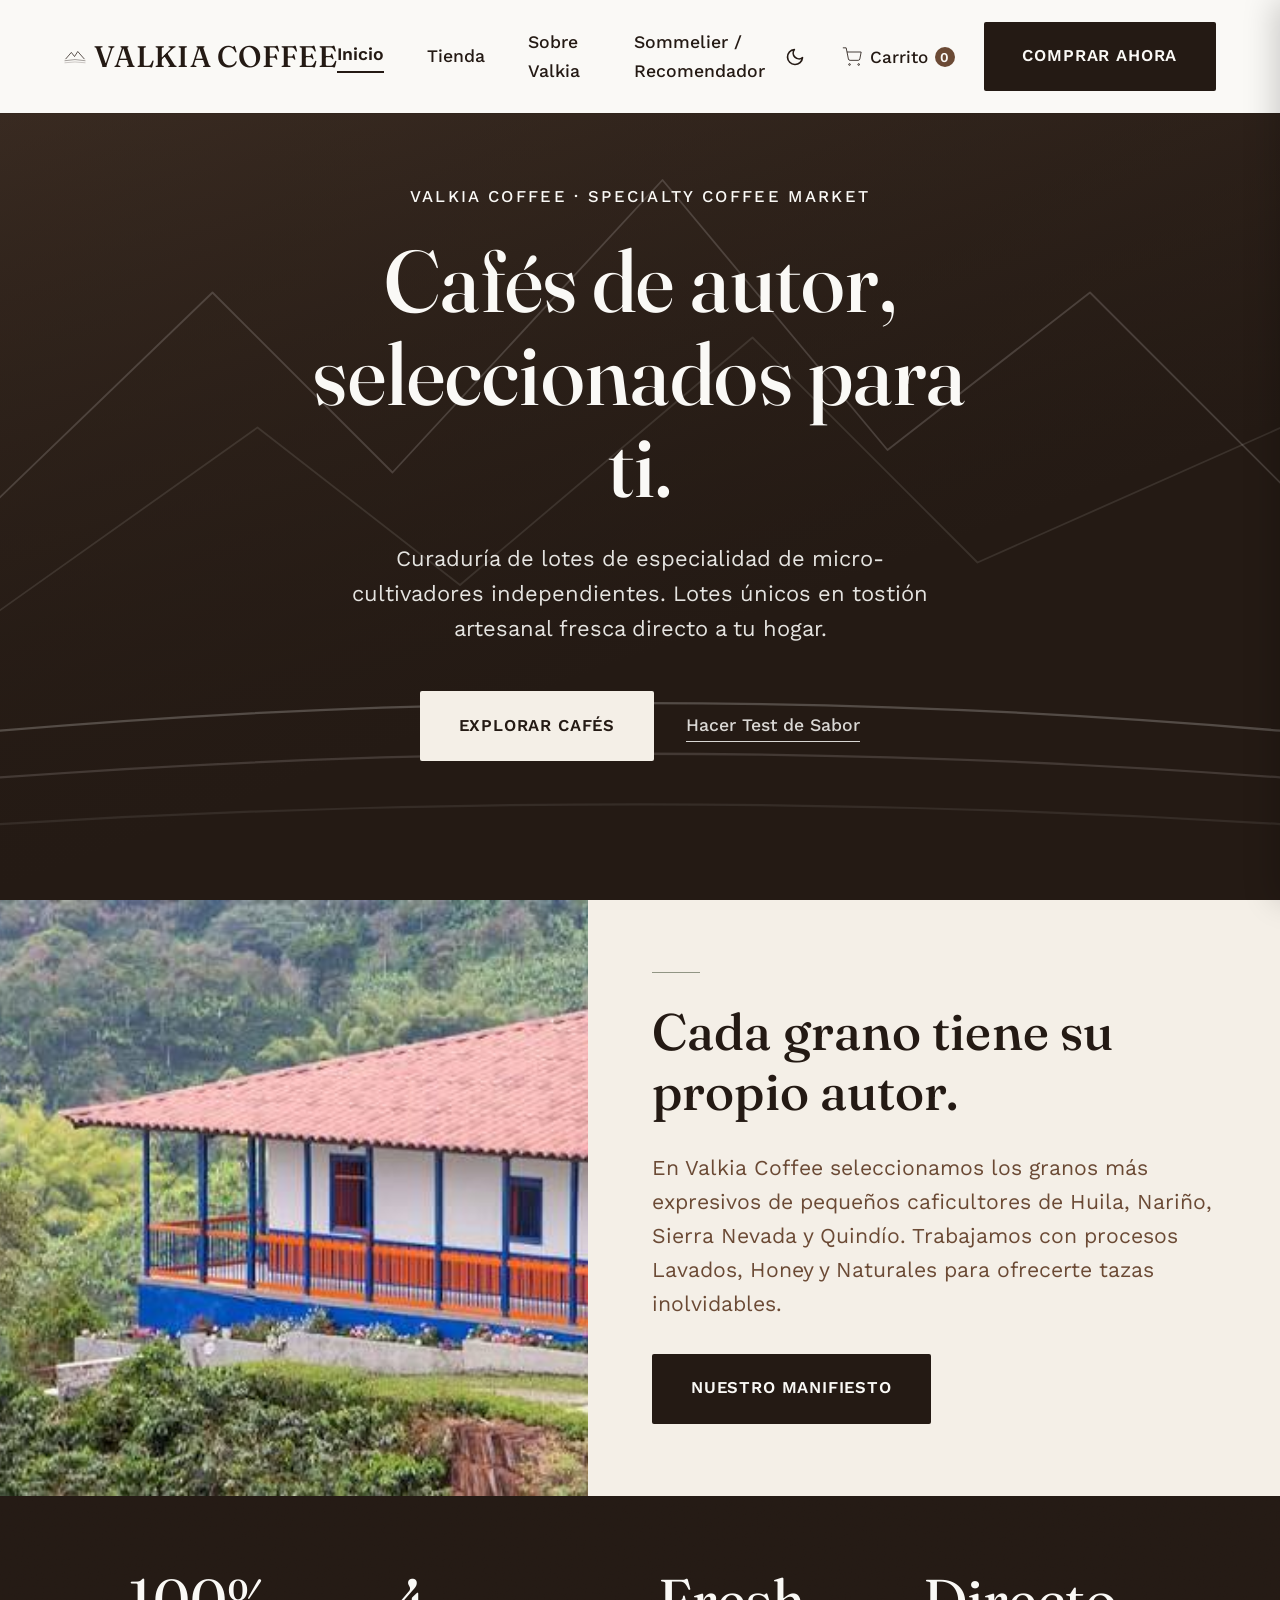
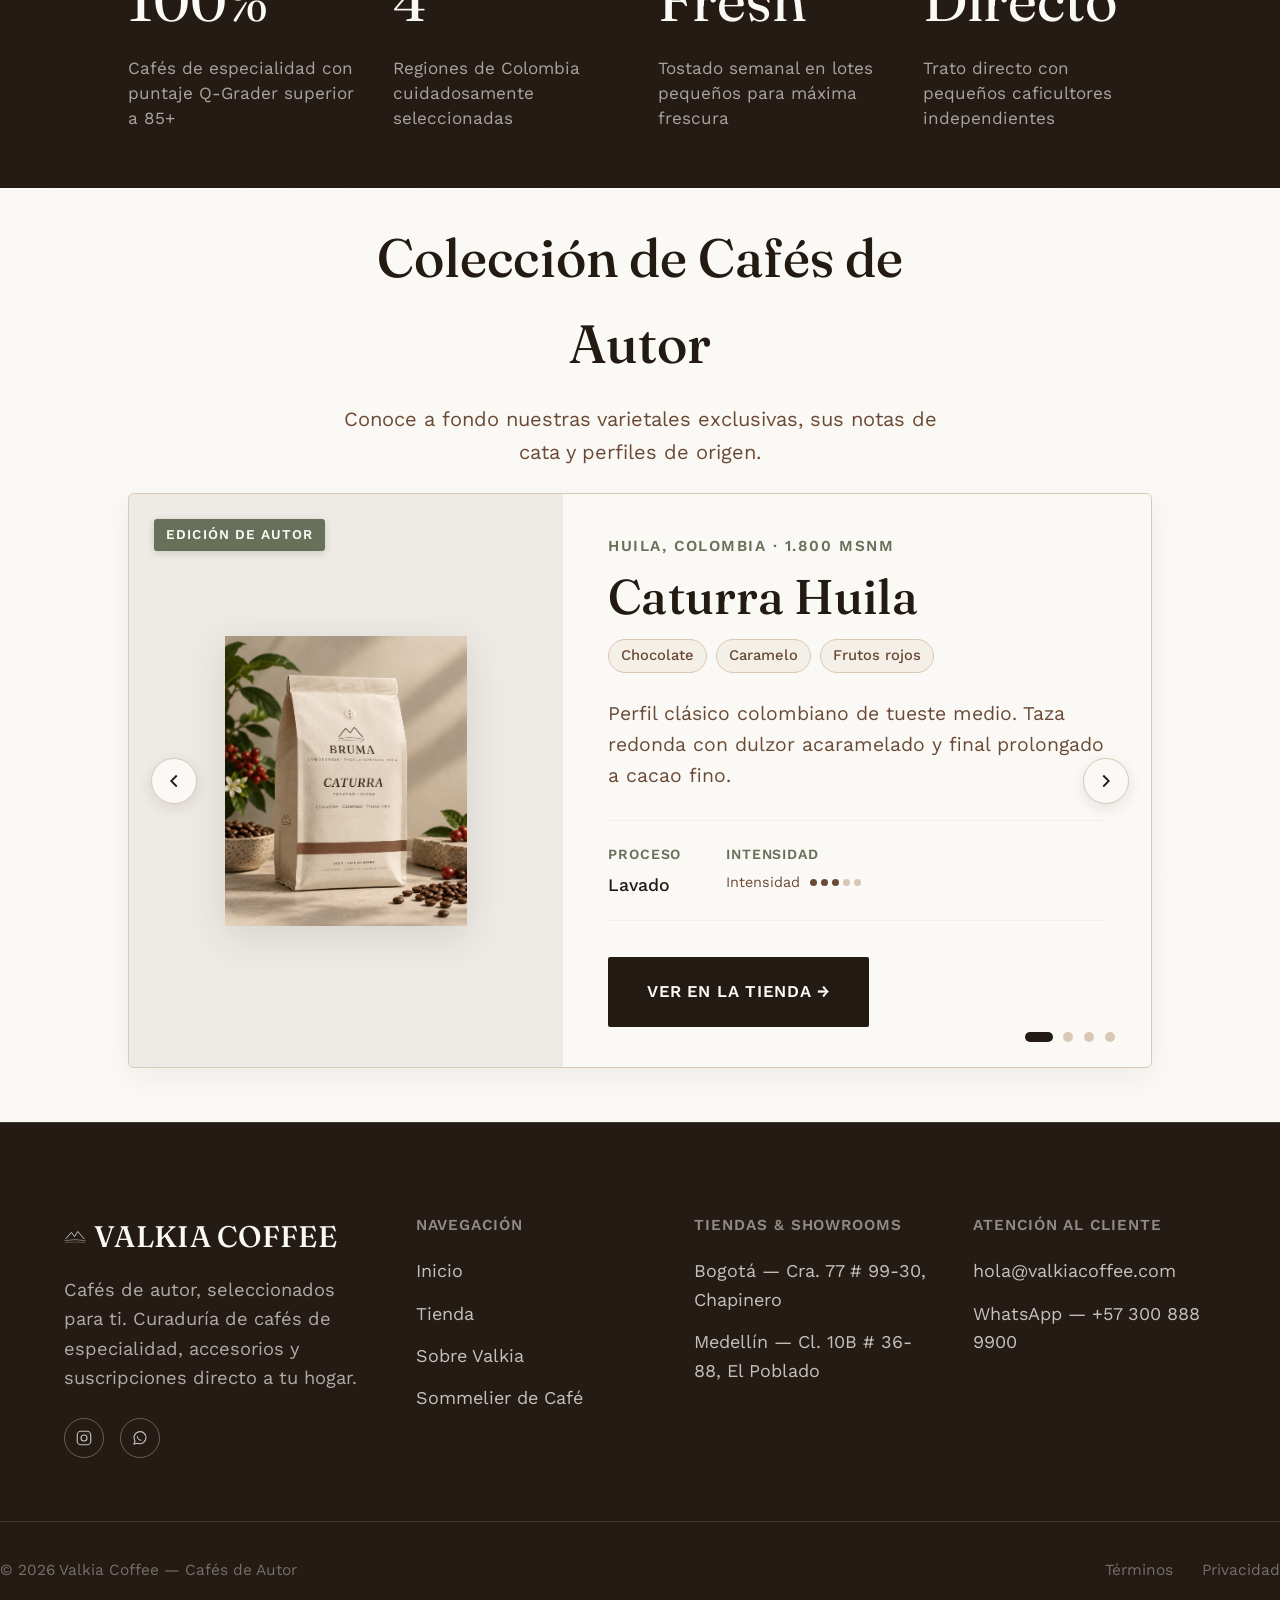
<file: index.html>
<!DOCTYPE html>
<html lang="es">

<head>
  <meta charset="UTF-8">
  <meta name="viewport" content="width=device-width, initial-scale=1.0">
  <title>Valkia Coffee — Cafés de Autor, Seleccionados para Ti</title>
  <meta name="description"
    content="Valkia Coffee — Tienda de café de especialidad. Curaduría de cafés de autor de los mejores orígenes, métodos de extracción y suscripciones.">
  <link rel="preconnect" href="https://fonts.googleapis.com">
  <link rel="preconnect" href="https://fonts.gstatic.com" crossorigin>
  <link
    href="https://fonts.googleapis.com/css2?family=Fraunces:ital,opsz,wght@0,9..144,300;0,9..144,400;0,9..144,500;0,9..144,600;1,9..144,400&family=Work+Sans:wght@300;400;500;600&display=swap"
    rel="stylesheet">
  <link rel="stylesheet" href="assets/css/style.css">
</head>

<body>

  <div class="scroll-progress" id="scrollProgress"></div>

  <header id="siteHeader">
    <a href="index.html" class="logo">
      <svg viewBox="0 0 48 32" fill="none" stroke="currentColor" stroke-width="1.6" stroke-linecap="round"
        stroke-linejoin="round">
        <path d="M4 20 L16 6 L23 15 L30 4 L44 20" />
        <path d="M2 24 Q24 19 46 24" opacity="0.55" />
        <path d="M2 28.5 Q24 25 46 28.5" opacity="0.3" />
      </svg>
      VALKIA COFFEE
    </a>
    <nav class="primary-nav">
      <a href="index.html" class="active">Inicio</a>
      <a href="catalogo.html">Tienda</a>
      <a href="nosotros.html">Sobre Valkia</a>
      <a href="descubre.html">Sommelier / Recomendador</a>
    </nav>
    <div class="header-actions">
      <button class="theme-toggle-btn" id="themeToggle" aria-label="Cambiar modo oscuro/claro">
        <svg class="sun-icon" viewBox="0 0 24 24" width="20" height="20" stroke="currentColor" fill="none" stroke-width="2" stroke-linecap="round" stroke-linejoin="round">
          <circle cx="12" cy="12" r="5"></circle>
          <line x1="12" y1="1" x2="12" y2="3"></line>
          <line x1="12" y1="21" x2="12" y2="23"></line>
          <line x1="4.22" y1="4.22" x2="5.64" y2="5.64"></line>
          <line x1="18.36" y1="18.36" x2="19.78" y2="19.78"></line>
          <line x1="1" y1="12" x2="3" y2="12"></line>
          <line x1="21" y1="12" x2="23" y2="12"></line>
          <line x1="4.22" y1="19.78" x2="5.64" y2="18.36"></line>
          <line x1="18.36" y1="5.64" x2="19.78" y2="4.22"></line>
        </svg>
        <svg class="moon-icon" viewBox="0 0 24 24" width="20" height="20" stroke="currentColor" fill="none" stroke-width="2" stroke-linecap="round" stroke-linejoin="round">
          <path d="M21 12.79A9 9 0 1 1 11.21 3 7 7 0 0 0 21 12.79z"></path>
        </svg>
      </button>
      <button class="cart-trigger" aria-label="Ver carrito">
        <svg viewBox="0 0 24 24">
          <circle cx="9" cy="21" r="1" />
          <circle cx="20" cy="21" r="1" />
          <path d="M1 1h4l2.68 13.39a2 2 0 0 0 2 1.61h9.72a2 2 0 0 0 2-1.61L23 6H6" />
        </svg>
        <span>Carrito</span>
        <span class="cart-badge" id="cartBadge">0</span>
      </button>
      <a href="catalogo.html" class="btn btn-header">COMPRAR AHORA</a>
      <button class="menu-toggle" id="menuToggle" aria-label="Abrir menú" aria-expanded="false">
        <span></span><span></span>
      </button>
    </div>
  </header>

  <nav class="mobile-nav" id="mobileNav">
    <a href="index.html" class="active">Inicio</a>
    <a href="catalogo.html">Tienda</a>
    <a href="nosotros.html">Sobre Valkia</a>
    <a href="descubre.html">Sommelier / Recomendador</a>
    <a href="catalogo.html" class="btn btn-primary">EXPLORAR TIENDA</a>
  </nav>

  <main>
    <section class="hero">
      <div class="hero-bg">
        <svg class="hero-mark" viewBox="0 0 1200 800" preserveAspectRatio="xMidYMax slice" fill="none" stroke="#FAF9F6"
          stroke-width="1.6" stroke-linecap="round" stroke-linejoin="round">
          <path d="M -50 520 L 220 260 L 380 420 L 620 160 L 820 400 L 1000 260 L 1260 520" opacity="0.16" />
          <path d="M -50 600 L 260 380 L 440 520 L 700 300 L 900 500 L 1260 340" opacity="0.10" />
          <path d="M -80 660 Q 600 590 1280 660" opacity="0.22" stroke-width="2" />
          <path d="M -80 700 Q 600 640 1280 700" opacity="0.14" stroke-width="2" />
          <path d="M -80 740 Q 600 690 1280 740" opacity="0.08" stroke-width="2" />
        </svg>
      </div>
      <div class="hero-content">
        <p class="hero-eyebrow">Valkia Coffee · Specialty Coffee Market</p>
        <h1 class="hero-title">Cafés de autor, seleccionados para ti.</h1>
        <p class="hero-text">Curaduría de lotes de especialidad de micro-cultivadores independientes. Lotes únicos en
          tostión artesanal fresca directo a tu hogar.</p>
        <div class="hero-ctas">
          <a href="catalogo.html" class="btn btn-primary">EXPLORAR CAFÉS</a>
          <a href="descubre.html" class="link-quiet">Hacer Test de Sabor</a>
        </div>
      </div>
    </section>

    <section class="filosofia">
      <div class="filosofia-grid">
        <div class="filosofia-photo">
          <img src="assets/images/gallery/finca.jpg" alt="Finca de café de autor Valkia Coffee">
        </div>
        <div class="filosofia-copy">
          <div class="rule"></div>
          <h2>Cada grano tiene su propio autor.</h2>
          <p>En Valkia Coffee seleccionamos los granos más expresivos de pequeños caficultores de Huila, Nariño, Sierra
            Nevada y Quindío. Trabajamos con procesos Lavados, Honey y Naturales para ofrecerte tazas inolvidables.</p>
          <div class="manifiesto-cta">
            <a href="nosotros.html" class="btn btn-dark">NUESTRO MANIFIESTO</a>
          </div>
        </div>
      </div>
    </section>

    <div class="cifras texture">
      <div class="container cifras-grid">
        <div class="cifra">
          <div class="cifra-num">100%</div>
          <p class="cifra-label">Cafés de especialidad con puntaje Q-Grader superior a 85+</p>
        </div>
        <div class="cifra">
          <div class="cifra-num">4</div>
          <p class="cifra-label">Regiones de Colombia cuidadosamente seleccionadas</p>
        </div>
        <div class="cifra">
          <div class="cifra-num">Fresh</div>
          <p class="cifra-label">Tostado semanal en lotes pequeños para máxima frescura</p>
        </div>
        <div class="cifra">
          <div class="cifra-num">Directo</div>
          <p class="cifra-label">Trato directo con pequeños caficultores independientes</p>
        </div>
      </div>
    </div>

    <section class="section coffee-slider-section texture">
      <div class="container">
        <div class="section-head reveal">
          <div class="head-copy">
            <h2>Colección de Cafés de Autor</h2>
            <p>Conoce a fondo nuestras varietales exclusivas, sus notas de cata y perfiles de origen.</p>
          </div>
        </div>

        <!-- Carrusel destacado: Foto a un lado, descripción al otro -->
        <div class="featured-slider-container" id="featuredSliderContainer">
          <div class="featured-slider-track" id="featuredSliderTrack">
            <!-- Diapositivas generadas dinámicamente -->
          </div>

          <!-- Flechas manuales de navegación -->
          <button class="slider-arrow prev" id="sliderPrev" aria-label="Café anterior">
            <svg viewBox="0 0 24 24" width="22" height="22" stroke="currentColor" fill="none" stroke-width="2">
              <path d="M15 18l-6-6 6-6" />
            </svg>
          </button>
          <button class="slider-arrow next" id="sliderNext" aria-label="Siguiente café">
            <svg viewBox="0 0 24 24" width="22" height="22" stroke="currentColor" fill="none" stroke-width="2">
              <path d="M9 18l6-6-6-6" />
            </svg>
          </button>

          <!-- Puntos indicativos -->
          <div class="slider-dots" id="sliderDots"></div>
        </div>
      </div>
    </section>
  </main>


  <footer class="texture">
    <div class="container footer-top">
      <div class="footer-brand">
        <a href="index.html" class="logo">
          <svg viewBox="0 0 48 32" fill="none" stroke="currentColor" stroke-width="1.6" stroke-linecap="round"
            stroke-linejoin="round">
            <path d="M4 20 L16 6 L23 15 L30 4 L44 20" />
            <path d="M2 24 Q24 19 46 24" opacity="0.55" />
            <path d="M2 28.5 Q24 25 46 28.5" opacity="0.3" />
          </svg>
          VALKIA COFFEE
        </a>
        <p>Cafés de autor, seleccionados para ti. Curaduría de cafés de especialidad, accesorios y suscripciones directo
          a tu hogar.</p>
        <div class="footer-social">
          <a href="#" aria-label="Instagram">
            <svg viewBox="0 0 24 24" stroke-width="1.5">
              <rect x="3" y="3" width="18" height="18" rx="5" />
              <circle cx="12" cy="12" r="4" />
              <circle cx="17.2" cy="6.8" r="0.6" fill="currentColor" stroke="none" />
            </svg>
          </a>
          <a href="#" aria-label="WhatsApp">
            <svg viewBox="0 0 24 24" stroke-width="1.5">
              <path d="M4 20l1.3-4A8 8 0 1 1 9 19l-5 1z" />
              <path d="M8.5 9.5c0 3 2.5 5.5 5.5 5.5" />
            </svg>
          </a>
        </div>
      </div>
      <div class="footer-col">
        <h3>Navegación</h3>
        <ul>
          <li><a href="index.html">Inicio</a></li>
          <li><a href="catalogo.html">Tienda</a></li>
          <li><a href="nosotros.html">Sobre Valkia</a></li>
          <li><a href="descubre.html">Sommelier de Café</a></li>
        </ul>
      </div>
      <div class="footer-col">
        <h3>Tiendas & Showrooms</h3>
        <ul>
          <li>Bogotá — Cra. 77 # 99-30, Chapinero</li>
          <li>Medellín — Cl. 10B # 36-88, El Poblado</li>
        </ul>
      </div>
      <div class="footer-col">
        <h3>Atención al Cliente</h3>
        <ul>
          <li><a href="mailto:hola@valkiacoffee.com">hola@valkiacoffee.com</a></li>
          <li><a href="#">WhatsApp — +57 300 888 9900</a></li>
        </ul>
      </div>
    </div>
    <div class="container footer-bottom">
      <p class="footer-fine">© 2026 Valkia Coffee — Cafés de Autor</p>
      <div class="footer-legal">
        <a href="#">Términos</a>
        <a href="#">Privacidad</a>
      </div>
    </div>
  </footer>

  <!-- MODAL CARRITO DE COMPRAS -->
  <div class="cart-overlay" id="cartOverlay"></div>
  <div class="cart-drawer" id="cartDrawer">
    <div class="cart-header">
      <h3>Tu Carrito Valkia</h3>
      <button class="cart-close" id="cartClose">&times;</button>
    </div>
    <div class="cart-body" id="cartBody"></div>
    <div class="cart-footer">
      <div class="cart-total-row">
        <span>Subtotal</span>
        <span id="cartSubtotal">$0</span>
      </div>
      <button class="btn btn-dark cart-checkout-btn"
        onclick="alert('¡Gracias por comprar en Valkia Coffee! Redirigiendo a pasarela de pago segura...')">FINALIZAR
        COMPRA</button>
    </div>
  </div>

  <script src="assets/js/script.js"></script>

</body>

</html>
</file>
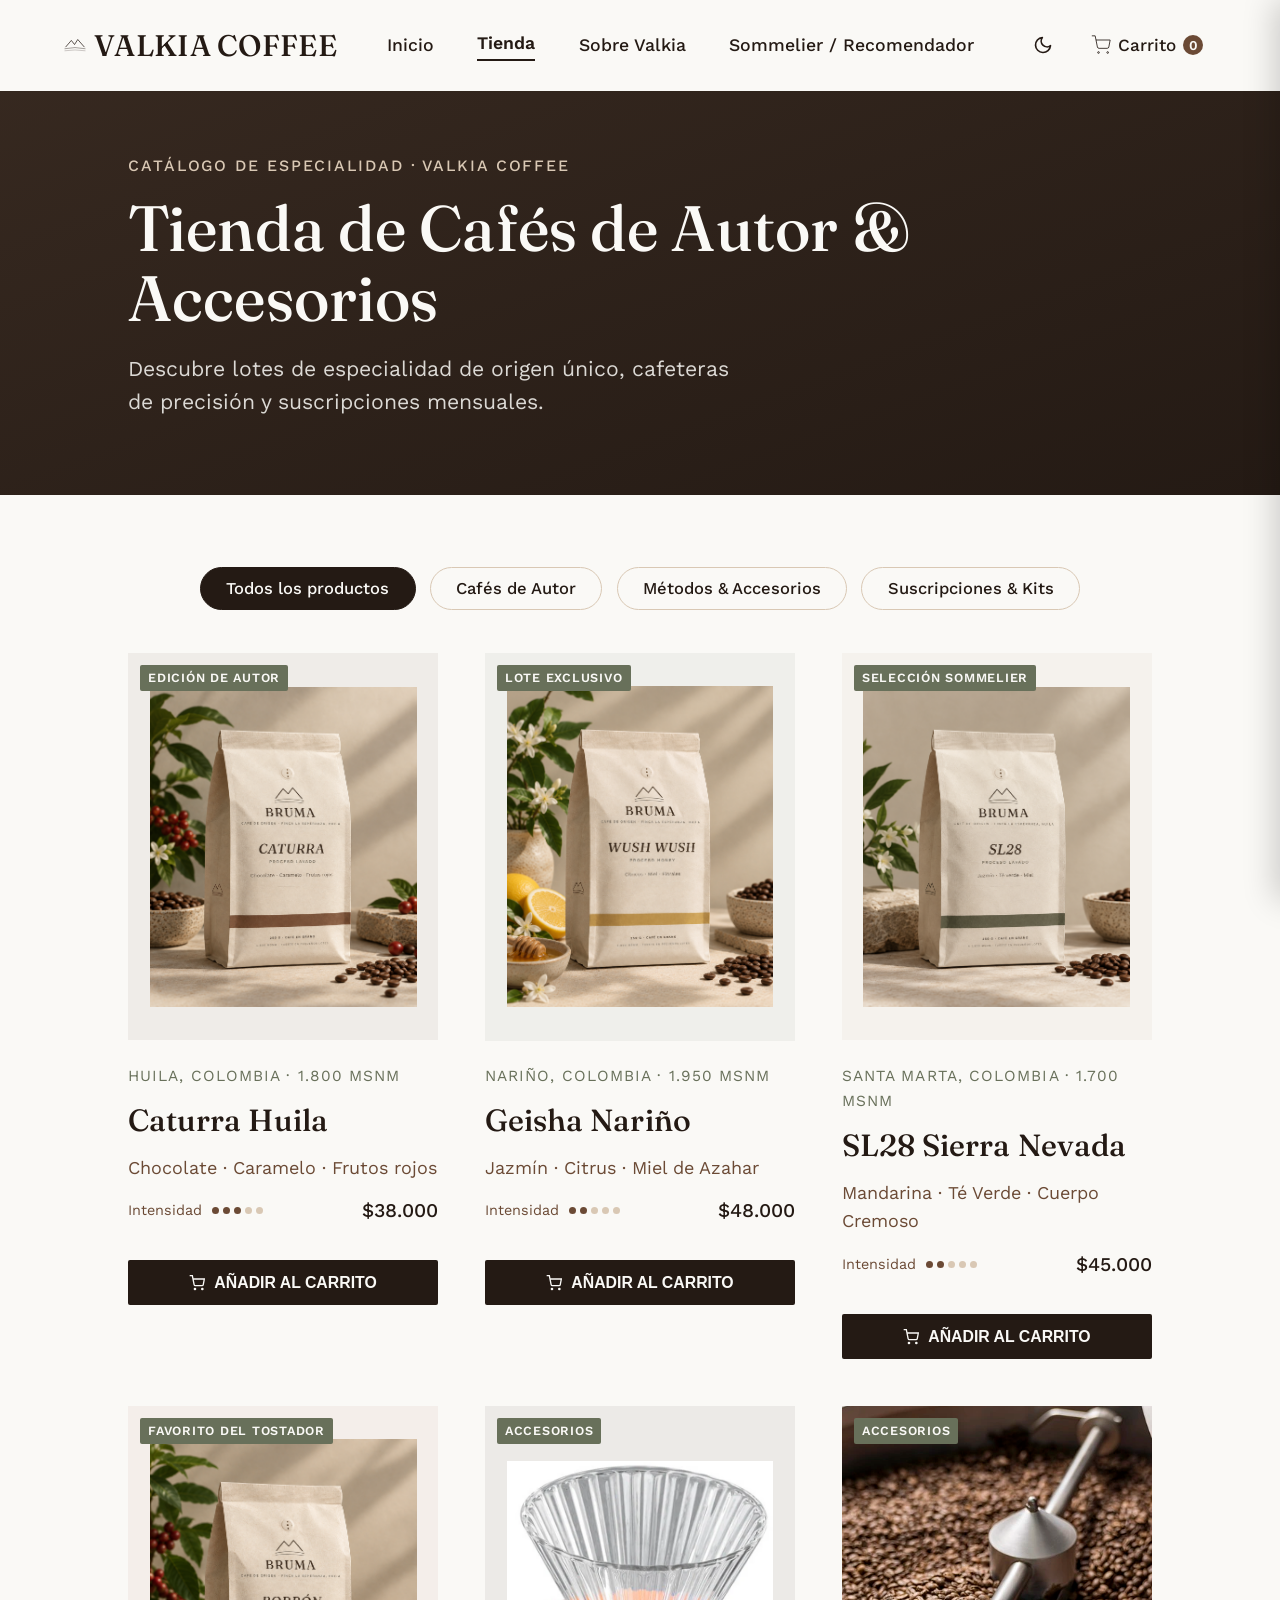
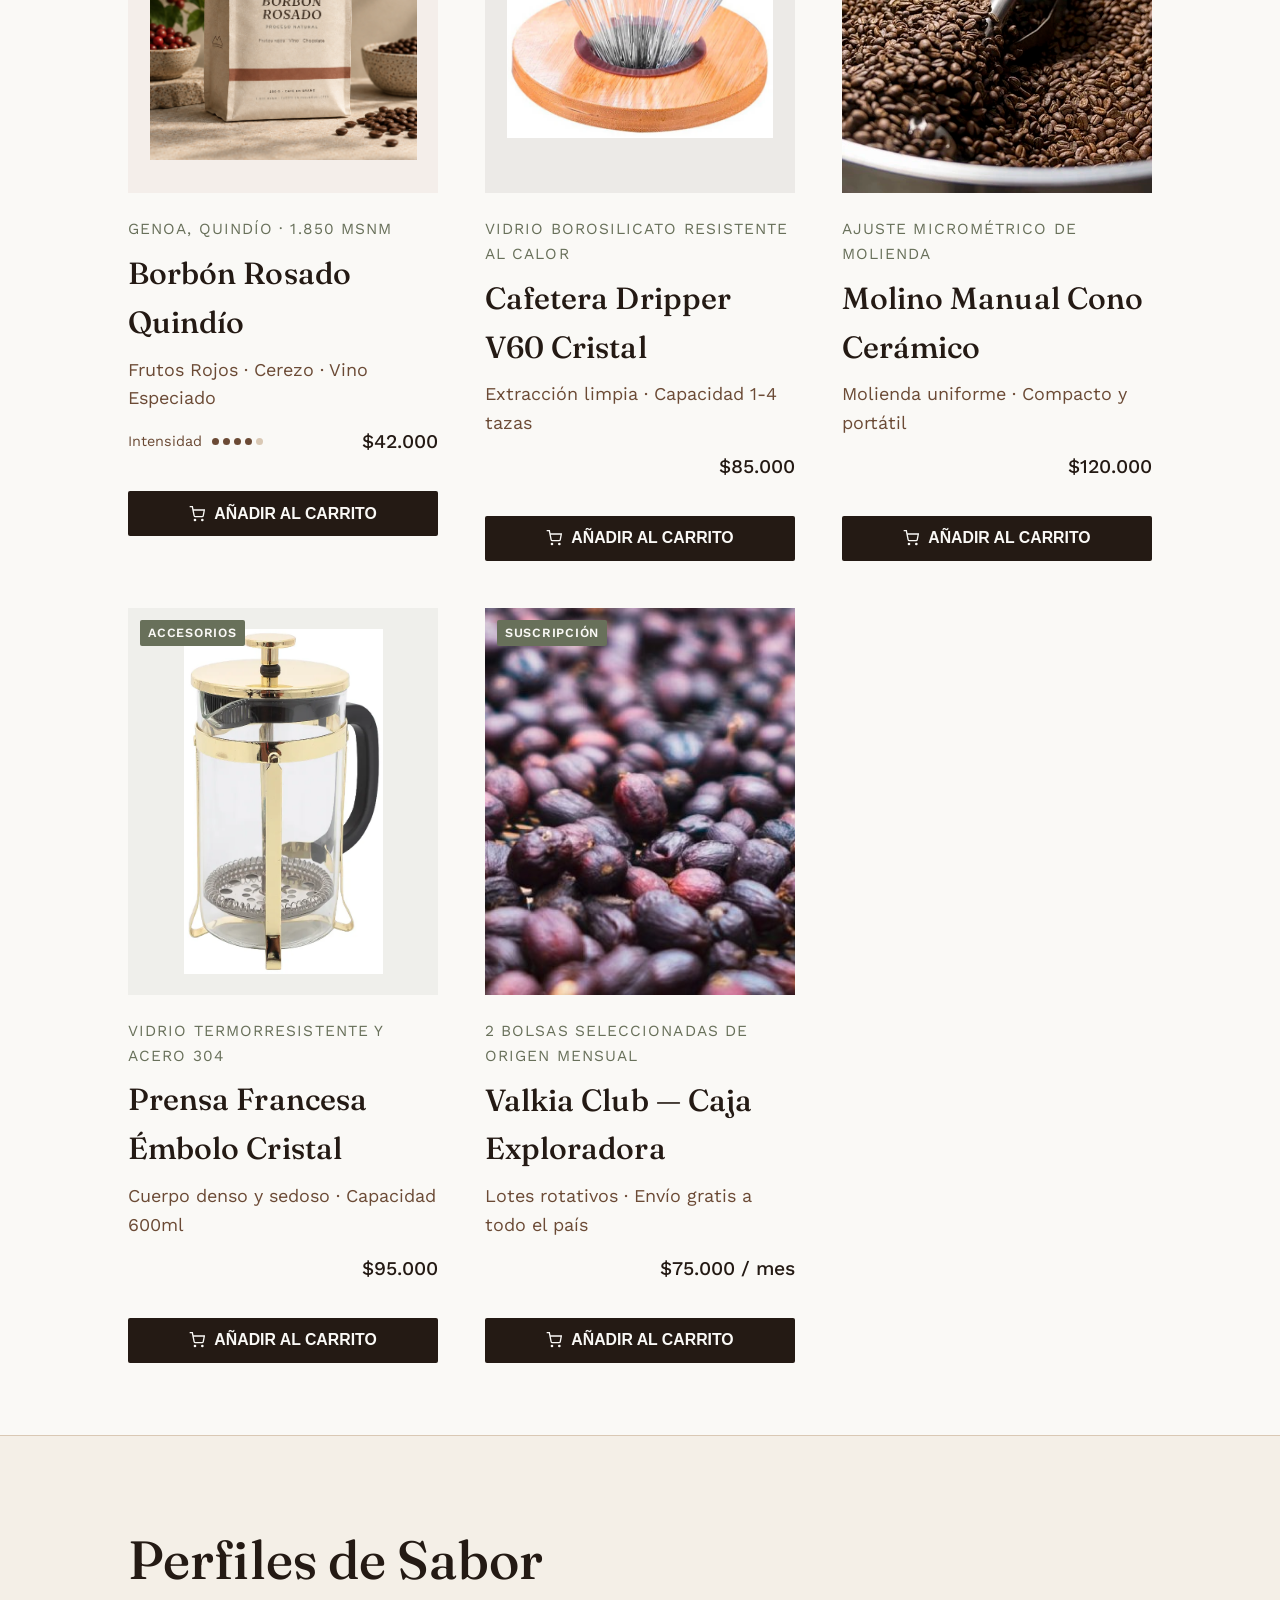
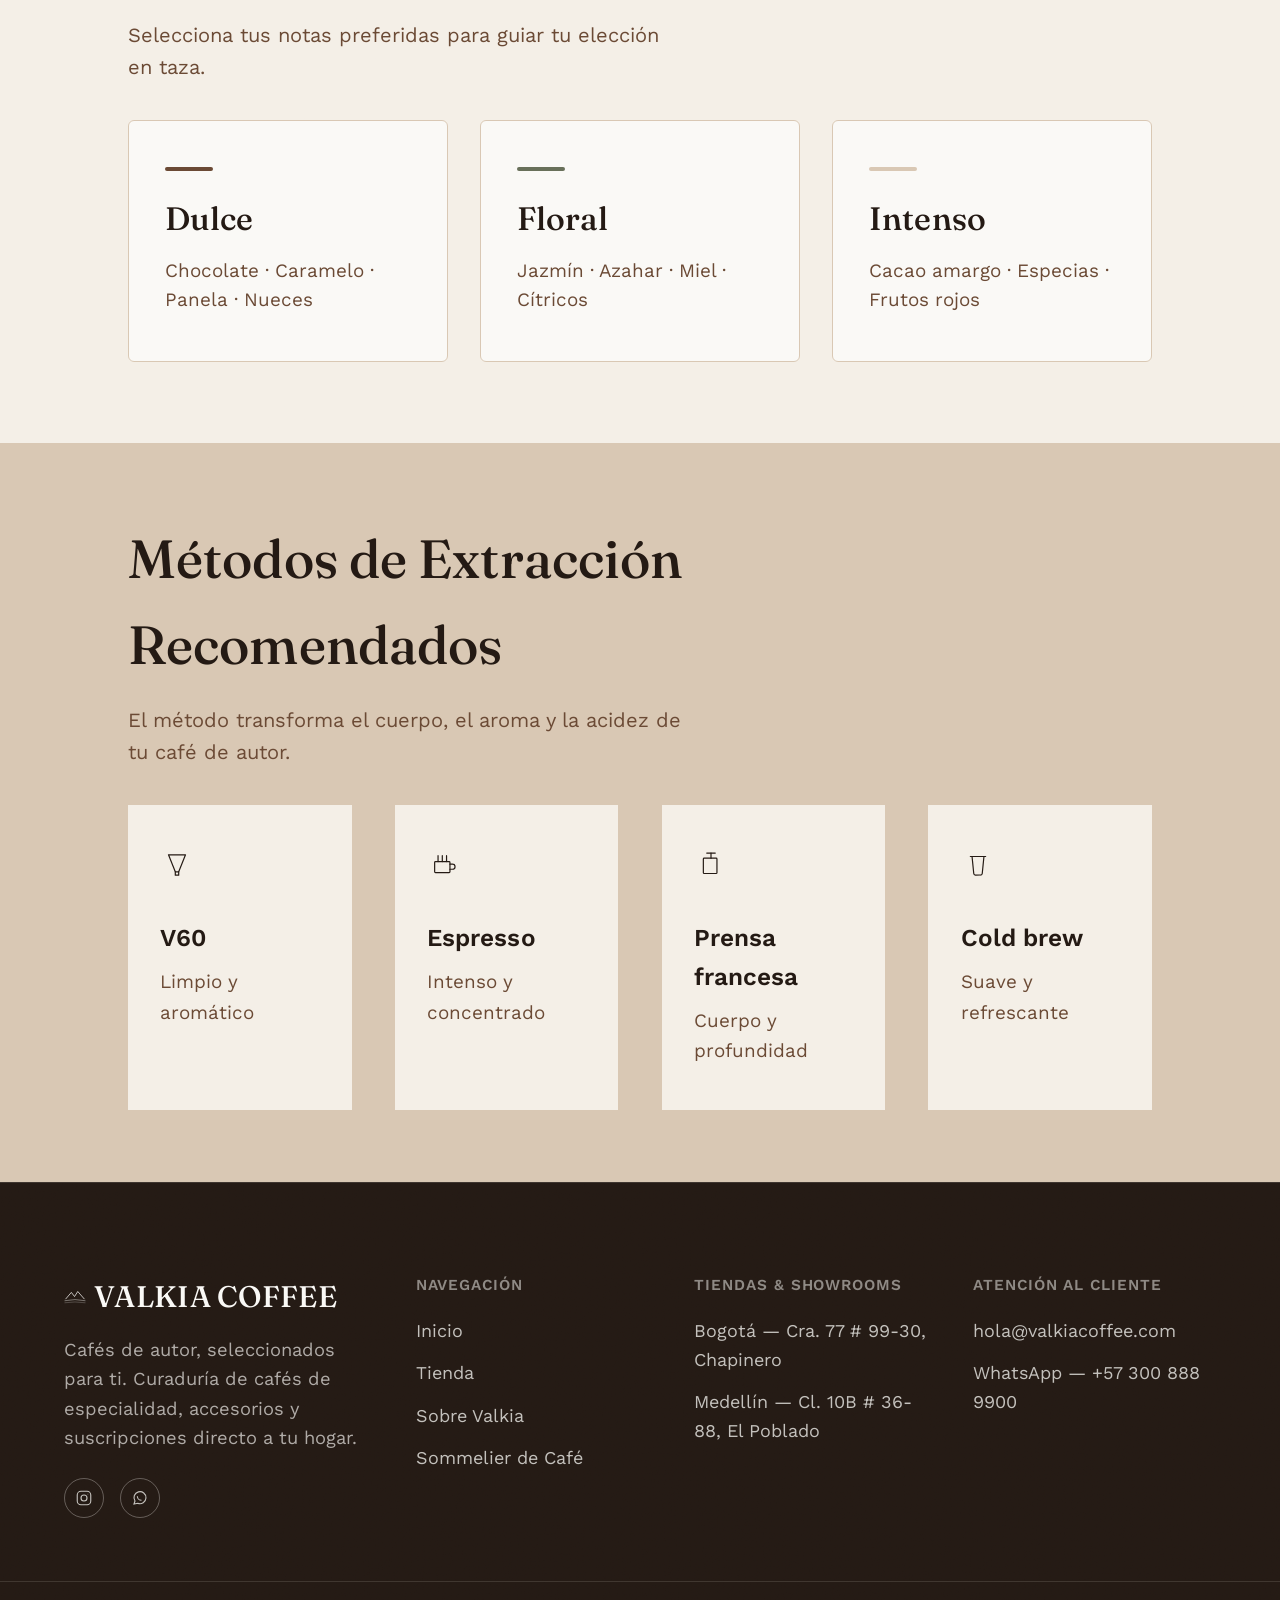
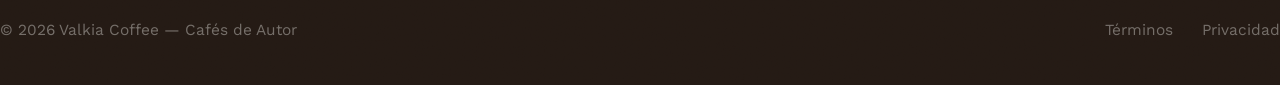
<file: catalogo.html>
<!DOCTYPE html>
<html lang="es">
<head>
  <meta charset="UTF-8">
  <meta name="viewport" content="width=device-width, initial-scale=1.0">
  <title>Valkia Coffee — Tienda de Cafés de Autor & Accesorios</title>
  <meta name="description" content="Explora nuestro catálogo de cafés de autor de origen, accesorios de extracción y cajas de suscripción.">
  <link rel="preconnect" href="https://fonts.googleapis.com">
  <link rel="preconnect" href="https://fonts.gstatic.com" crossorigin>
  <link href="https://fonts.googleapis.com/css2?family=Fraunces:ital,opsz,wght@0,9..144,300;0,9..144,400;0,9..144,500;0,9..144,600;1,9..144,400&family=Work+Sans:wght@300;400;500;600&display=swap" rel="stylesheet">
  <link rel="stylesheet" href="assets/css/style.css">
</head>
<body>

<div class="scroll-progress" id="scrollProgress"></div>

<header id="siteHeader">
  <a href="index.html" class="logo">
    <svg viewBox="0 0 48 32" fill="none" stroke="currentColor" stroke-width="1.6" stroke-linecap="round" stroke-linejoin="round">
      <path d="M4 20 L16 6 L23 15 L30 4 L44 20"/>
      <path d="M2 24 Q24 19 46 24" opacity="0.55"/>
      <path d="M2 28.5 Q24 25 46 28.5" opacity="0.3"/>
    </svg>
    VALKIA COFFEE
  </a>
  <nav class="primary-nav">
    <a href="index.html">Inicio</a>
    <a href="catalogo.html" class="active">Tienda</a>
    <a href="nosotros.html">Sobre Valkia</a>
    <a href="descubre.html">Sommelier / Recomendador</a>
  </nav>
  <div class="header-actions">
    <button class="theme-toggle-btn" id="themeToggle" aria-label="Cambiar modo oscuro/claro">
      <svg class="sun-icon" viewBox="0 0 24 24" width="20" height="20" stroke="currentColor" fill="none" stroke-width="2" stroke-linecap="round" stroke-linejoin="round">
        <circle cx="12" cy="12" r="5"></circle>
        <line x1="12" y1="1" x2="12" y2="3"></line>
        <line x1="12" y1="21" x2="12" y2="23"></line>
        <line x1="4.22" y1="4.22" x2="5.64" y2="5.64"></line>
        <line x1="18.36" y1="18.36" x2="19.78" y2="19.78"></line>
        <line x1="1" y1="12" x2="3" y2="12"></line>
        <line x1="21" y1="12" x2="23" y2="12"></line>
        <line x1="4.22" y1="19.78" x2="5.64" y2="18.36"></line>
        <line x1="18.36" y1="5.64" x2="19.78" y2="4.22"></line>
      </svg>
      <svg class="moon-icon" viewBox="0 0 24 24" width="20" height="20" stroke="currentColor" fill="none" stroke-width="2" stroke-linecap="round" stroke-linejoin="round">
        <path d="M21 12.79A9 9 0 1 1 11.21 3 7 7 0 0 0 21 12.79z"></path>
      </svg>
    </button>
    <button class="cart-trigger" aria-label="Ver carrito">
      <svg viewBox="0 0 24 24">
        <circle cx="9" cy="21" r="1"/><circle cx="20" cy="21" r="1"/>
        <path d="M1 1h4l2.68 13.39a2 2 0 0 0 2 1.61h9.72a2 2 0 0 0 2-1.61L23 6H6"/>
      </svg>
      <span>Carrito</span>
      <span class="cart-badge" id="cartBadge">0</span>
    </button>
    <button class="menu-toggle" id="menuToggle" aria-label="Abrir menú" aria-expanded="false">
      <span></span><span></span>
    </button>
  </div>
</header>

<nav class="mobile-nav" id="mobileNav">
  <a href="index.html">Inicio</a>
  <a href="catalogo.html" class="active">Tienda</a>
  <a href="nosotros.html">Sobre Valkia</a>
  <a href="descubre.html">Sommelier / Recomendador</a>
  <a href="catalogo.html" class="btn btn-primary">EXPLORAR TIENDA</a>
</nav>

<main>
<section class="page-hero">
  <div class="container">
    <p class="page-hero-eyebrow">Catálogo de Especialidad · Valkia Coffee</p>
    <h1 class="page-hero-title">Tienda de Cafés de Autor & Accesorios</h1>
    <p class="page-hero-subtitle">Descubre lotes de especialidad de origen único, cafeteras de precisión y suscripciones mensuales.</p>
  </div>
</section>

<div class="section catalogo">
  <div class="container">
    <div class="filter-bar">
      <button class="filter-btn active" data-filter="todos">Todos los productos</button>
      <button class="filter-btn" data-filter="cafes">Cafés de Autor</button>
      <button class="filter-btn" data-filter="accesorios">Métodos & Accesorios</button>
      <button class="filter-btn" data-filter="suscripciones">Suscripciones & Kits</button>
    </div>

    <div class="cafe-grid" id="cafeGrid"></div>
  </div>
</div>

<section class="section perfiles texture">
  <div class="container">
    <div class="section-head reveal">
      <div class="head-copy">
        <h2>Perfiles de Sabor</h2>
        <p>Selecciona tus notas preferidas para guiar tu elección en taza.</p>
      </div>
    </div>
    <div class="perfil-grid">
      <div class="perfil reveal">
        <div class="swatch cafe-medio"></div>
        <h3>Dulce</h3>
        <p>Chocolate · Caramelo · Panela · Nueces</p>
      </div>
      <div class="perfil reveal">
        <div class="swatch oliva"></div>
        <h3>Floral</h3>
        <p>Jazmín · Azahar · Miel · Cítricos</p>
      </div>
      <div class="perfil reveal">
        <div class="swatch arena"></div>
        <h3>Intenso</h3>
        <p>Cacao amargo · Especias · Frutos rojos</p>
      </div>
    </div>
  </div>
</section>

<section class="section metodos" id="metodos">
  <div class="container">
    <div class="section-head reveal">
      <div class="head-copy">
        <h2>Métodos de Extracción Recomendados</h2>
        <p>El método transforma el cuerpo, el aroma y la acidez de tu café de autor.</p>
      </div>
    </div>
    <div class="metodo-grid" id="metodoGrid"></div>
  </div>
</main>

<footer class="texture">
  <div class="container footer-top">
    <div class="footer-brand">
      <a href="index.html" class="logo">
        <svg viewBox="0 0 48 32" fill="none" stroke="currentColor" stroke-width="1.6" stroke-linecap="round" stroke-linejoin="round">
          <path d="M4 20 L16 6 L23 15 L30 4 L44 20"/>
          <path d="M2 24 Q24 19 46 24" opacity="0.55"/>
          <path d="M2 28.5 Q24 25 46 28.5" opacity="0.3"/>
        </svg>
        VALKIA COFFEE
      </a>
      <p>Cafés de autor, seleccionados para ti. Curaduría de cafés de especialidad, accesorios y suscripciones directo a tu hogar.</p>
      <div class="footer-social">
        <a href="#" aria-label="Instagram">
          <svg viewBox="0 0 24 24" stroke-width="1.5"><rect x="3" y="3" width="18" height="18" rx="5"/><circle cx="12" cy="12" r="4"/><circle cx="17.2" cy="6.8" r="0.6" fill="currentColor" stroke="none"/></svg>
        </a>
        <a href="#" aria-label="WhatsApp">
          <svg viewBox="0 0 24 24" stroke-width="1.5"><path d="M4 20l1.3-4A8 8 0 1 1 9 19l-5 1z"/><path d="M8.5 9.5c0 3 2.5 5.5 5.5 5.5"/></svg>
        </a>
      </div>
    </div>
    <div class="footer-col">
      <h3>Navegación</h3>
      <ul>
        <li><a href="index.html">Inicio</a></li>
        <li><a href="catalogo.html">Tienda</a></li>
        <li><a href="nosotros.html">Sobre Valkia</a></li>
        <li><a href="descubre.html">Sommelier de Café</a></li>
      </ul>
    </div>
    <div class="footer-col">
      <h3>Tiendas & Showrooms</h3>
      <ul>
        <li>Bogotá — Cra. 77 # 99-30, Chapinero</li>
        <li>Medellín — Cl. 10B # 36-88, El Poblado</li>
      </ul>
    </div>
    <div class="footer-col">
      <h3>Atención al Cliente</h3>
      <ul>
        <li><a href="mailto:hola@valkiacoffee.com">hola@valkiacoffee.com</a></li>
        <li><a href="#">WhatsApp — +57 300 888 9900</a></li>
      </ul>
    </div>
  </div>
  <div class="container footer-bottom">
    <p class="footer-fine">© 2026 Valkia Coffee — Cafés de Autor</p>
    <div class="footer-legal">
      <a href="#">Términos</a>
      <a href="#">Privacidad</a>
    </div>
  </div>
</footer>

<!-- MODAL CARRITO DE COMPRAS -->
<div class="cart-overlay" id="cartOverlay"></div>
<div class="cart-drawer" id="cartDrawer">
  <div class="cart-header">
    <h3>Tu Carrito Valkia</h3>
    <button class="cart-close" id="cartClose">&times;</button>
  </div>
  <div class="cart-body" id="cartBody"></div>
  <div class="cart-footer">
    <div class="cart-total-row">
      <span>Subtotal</span>
      <span id="cartSubtotal">$0</span>
    </div>
    <button class="btn btn-dark cart-checkout-btn" onclick="alert('¡Gracias por comprar en Valkia Coffee! Redirigiendo a pasarela de pago segura...')">FINALIZAR COMPRA</button>
  </div>
</div>

<script src="assets/js/script.js"></script>

</body>
</html>
</file>
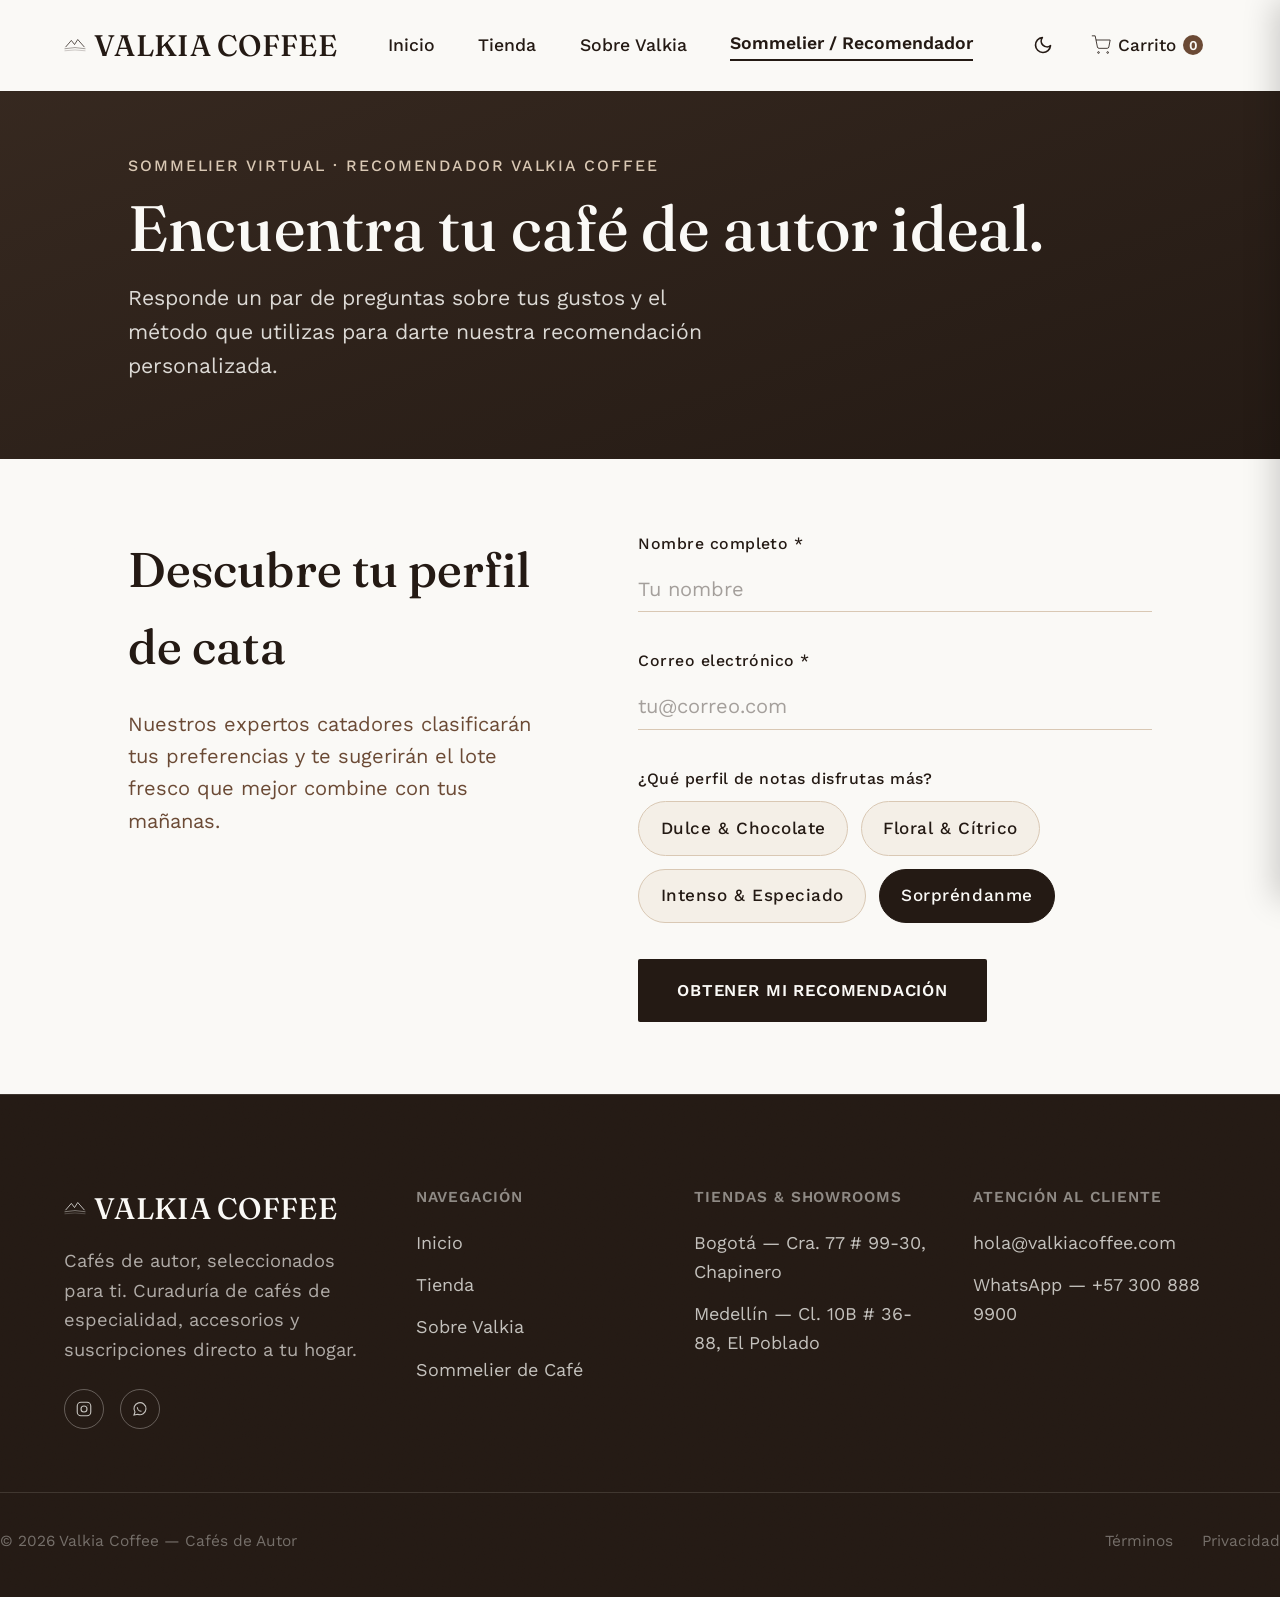
<file: descubre.html>
<!DOCTYPE html>
<html lang="es">
<head>
  <meta charset="UTF-8">
  <meta name="viewport" content="width=device-width, initial-scale=1.0">
  <title>Valkia Coffee — Sommelier de Café & Recomendador</title>
  <meta name="description" content="Descubre tu café de autor ideal. Responde nuestro test rápido de sabor y recibe una recomendación personalizada.">
  <link rel="preconnect" href="https://fonts.googleapis.com">
  <link rel="preconnect" href="https://fonts.gstatic.com" crossorigin>
  <link href="https://fonts.googleapis.com/css2?family=Fraunces:ital,opsz,wght@0,9..144,300;0,9..144,400;0,9..144,500;0,9..144,600;1,9..144,400&family=Work+Sans:wght@300;400;500;600&display=swap" rel="stylesheet">
  <link rel="stylesheet" href="assets/css/style.css">
</head>
<body>

<div class="scroll-progress" id="scrollProgress"></div>

<header id="siteHeader">
  <a href="index.html" class="logo">
    <svg viewBox="0 0 48 32" fill="none" stroke="currentColor" stroke-width="1.6" stroke-linecap="round" stroke-linejoin="round">
      <path d="M4 20 L16 6 L23 15 L30 4 L44 20"/>
      <path d="M2 24 Q24 19 46 24" opacity="0.55"/>
      <path d="M2 28.5 Q24 25 46 28.5" opacity="0.3"/>
    </svg>
    VALKIA COFFEE
  </a>
  <nav class="primary-nav">
    <a href="index.html">Inicio</a>
    <a href="catalogo.html">Tienda</a>
    <a href="nosotros.html">Sobre Valkia</a>
    <a href="descubre.html" class="active">Sommelier / Recomendador</a>
  </nav>
  <div class="header-actions">
    <button class="theme-toggle-btn" id="themeToggle" aria-label="Cambiar modo oscuro/claro">
      <svg class="sun-icon" viewBox="0 0 24 24" width="20" height="20" stroke="currentColor" fill="none" stroke-width="2" stroke-linecap="round" stroke-linejoin="round">
        <circle cx="12" cy="12" r="5"></circle>
        <line x1="12" y1="1" x2="12" y2="3"></line>
        <line x1="12" y1="21" x2="12" y2="23"></line>
        <line x1="4.22" y1="4.22" x2="5.64" y2="5.64"></line>
        <line x1="18.36" y1="18.36" x2="19.78" y2="19.78"></line>
        <line x1="1" y1="12" x2="3" y2="12"></line>
        <line x1="21" y1="12" x2="23" y2="12"></line>
        <line x1="4.22" y1="19.78" x2="5.64" y2="18.36"></line>
        <line x1="18.36" y1="5.64" x2="19.78" y2="4.22"></line>
      </svg>
      <svg class="moon-icon" viewBox="0 0 24 24" width="20" height="20" stroke="currentColor" fill="none" stroke-width="2" stroke-linecap="round" stroke-linejoin="round">
        <path d="M21 12.79A9 9 0 1 1 11.21 3 7 7 0 0 0 21 12.79z"></path>
      </svg>
    </button>
    <button class="cart-trigger" aria-label="Ver carrito">
      <svg viewBox="0 0 24 24">
        <circle cx="9" cy="21" r="1"/><circle cx="20" cy="21" r="1"/>
        <path d="M1 1h4l2.68 13.39a2 2 0 0 0 2 1.61h9.72a2 2 0 0 0 2-1.61L23 6H6"/>
      </svg>
      <span>Carrito</span>
      <span class="cart-badge" id="cartBadge">0</span>
    </button>
    <button class="menu-toggle" id="menuToggle" aria-label="Abrir menú" aria-expanded="false">
      <span></span><span></span>
    </button>
  </div>
</header>

<nav class="mobile-nav" id="mobileNav">
  <a href="index.html">Inicio</a>
  <a href="catalogo.html">Tienda</a>
  <a href="nosotros.html">Sobre Valkia</a>
  <a href="descubre.html" class="active">Sommelier / Recomendador</a>
  <a href="catalogo.html" class="btn btn-primary">VER CARRITO</a>
</nav>

<main>
<section class="page-hero">
  <div class="container">
    <p class="page-hero-eyebrow">Sommelier Virtual · Recomendador Valkia Coffee</p>
    <h1 class="page-hero-title">Encuentra tu café de autor ideal.</h1>
    <p class="page-hero-subtitle">Responde un par de preguntas sobre tus gustos y el método que utilizas para darte nuestra recomendación personalizada.</p>
  </div>
</section>

<section class="section cta-final texture" id="contacto">
  <div class="container cta-wrap">
    <div class="cta-copy">
      <h2>Descubre tu perfil de cata</h2>
      <p>Nuestros expertos catadores clasificarán tus preferencias y te sugerirán el lote fresco que mejor combine con tus mañanas.</p>
    </div>
    <div>
      <form class="finder" id="finderForm" novalidate>
        <div class="field">
          <label for="nombre">Nombre completo *</label>
          <input type="text" id="nombre" name="nombre" placeholder="Tu nombre">
          <span class="field-error" id="nombreError"></span>
        </div>
        <div class="field">
          <label for="correo">Correo electrónico *</label>
          <input type="email" id="correo" name="correo" placeholder="tu@correo.com">
          <span class="field-error" id="correoError"></span>
        </div>
        <div class="field">
          <label>¿Qué perfil de notas disfrutas más?</label>
          <div class="pref-options">
            <input type="radio" id="pref-dulce" name="preferencia" value="Dulce (Chocolate y Caramelo)">
            <label for="pref-dulce">Dulce & Chocolate</label>
            <input type="radio" id="pref-floral" name="preferencia" value="Floral (Cítrico y Frutal)">
            <label for="pref-floral">Floral & Cítrico</label>
            <input type="radio" id="pref-intenso" name="preferencia" value="Intenso (Especiado y Cacao)">
            <label for="pref-intenso">Intenso & Especiado</label>
            <input type="radio" id="pref-nose" name="preferencia" value="Sorpréndanme" checked>
            <label for="pref-nose">Sorpréndanme</label>
          </div>
        </div>
        <button type="submit" class="btn btn-primary">OBTENER MI RECOMENDACIÓN</button>
      </form>
      <div class="form-success" id="formSuccess">
        <strong>¡Excelente, <span id="successName"></span>!</strong>
        <p>Tu sommelier Valkia Coffee ha recibido tus respuestas. Te hemos enviado a tu correo la selección de café de autor recomendada y un cupón de 10% de descuento para tu primera compra.</p>
      </div>
    </div>
  </div>
</section>
</main>

<footer class="texture">
  <div class="container footer-top">
    <div class="footer-brand">
      <a href="index.html" class="logo">
        <svg viewBox="0 0 48 32" fill="none" stroke="currentColor" stroke-width="1.6" stroke-linecap="round" stroke-linejoin="round">
          <path d="M4 20 L16 6 L23 15 L30 4 L44 20"/>
          <path d="M2 24 Q24 19 46 24" opacity="0.55"/>
          <path d="M2 28.5 Q24 25 46 28.5" opacity="0.3"/>
        </svg>
        VALKIA COFFEE
      </a>
      <p>Cafés de autor, seleccionados para ti. Curaduría de cafés de especialidad, accesorios y suscripciones directo a tu hogar.</p>
      <div class="footer-social">
        <a href="#" aria-label="Instagram">
          <svg viewBox="0 0 24 24" stroke-width="1.5"><rect x="3" y="3" width="18" height="18" rx="5"/><circle cx="12" cy="12" r="4"/><circle cx="17.2" cy="6.8" r="0.6" fill="currentColor" stroke="none"/></svg>
        </a>
        <a href="#" aria-label="WhatsApp">
          <svg viewBox="0 0 24 24" stroke-width="1.5"><path d="M4 20l1.3-4A8 8 0 1 1 9 19l-5 1z"/><path d="M8.5 9.5c0 3 2.5 5.5 5.5 5.5"/></svg>
        </a>
      </div>
    </div>
    <div class="footer-col">
      <h3>Navegación</h3>
      <ul>
        <li><a href="index.html">Inicio</a></li>
        <li><a href="catalogo.html">Tienda</a></li>
        <li><a href="nosotros.html">Sobre Valkia</a></li>
        <li><a href="descubre.html">Sommelier de Café</a></li>
      </ul>
    </div>
    <div class="footer-col">
      <h3>Tiendas & Showrooms</h3>
      <ul>
        <li>Bogotá — Cra. 77 # 99-30, Chapinero</li>
        <li>Medellín — Cl. 10B # 36-88, El Poblado</li>
      </ul>
    </div>
    <div class="footer-col">
      <h3>Atención al Cliente</h3>
      <ul>
        <li><a href="mailto:hola@valkiacoffee.com">hola@valkiacoffee.com</a></li>
        <li><a href="#">WhatsApp — +57 300 888 9900</a></li>
      </ul>
    </div>
  </div>
  <div class="container footer-bottom">
    <p class="footer-fine">© 2026 Valkia Coffee — Cafés de Autor</p>
    <div class="footer-legal">
      <a href="#">Términos</a>
      <a href="#">Privacidad</a>
    </div>
  </div>
</footer>

<!-- MODAL CARRITO DE COMPRAS -->
<div class="cart-overlay" id="cartOverlay"></div>
<div class="cart-drawer" id="cartDrawer">
  <div class="cart-header">
    <h3>Tu Carrito Valkia</h3>
    <button class="cart-close" id="cartClose">&times;</button>
  </div>
  <div class="cart-body" id="cartBody"></div>
  <div class="cart-footer">
    <div class="cart-total-row">
      <span>Subtotal</span>
      <span id="cartSubtotal">$0</span>
    </div>
    <button class="btn btn-dark cart-checkout-btn" onclick="alert('¡Gracias por comprar en Valkia Coffee! Redirigiendo a pasarela de pago segura...')">FINALIZAR COMPRA</button>
  </div>
</div>

<script src="assets/js/script.js"></script>

</body>
</html>
</file>
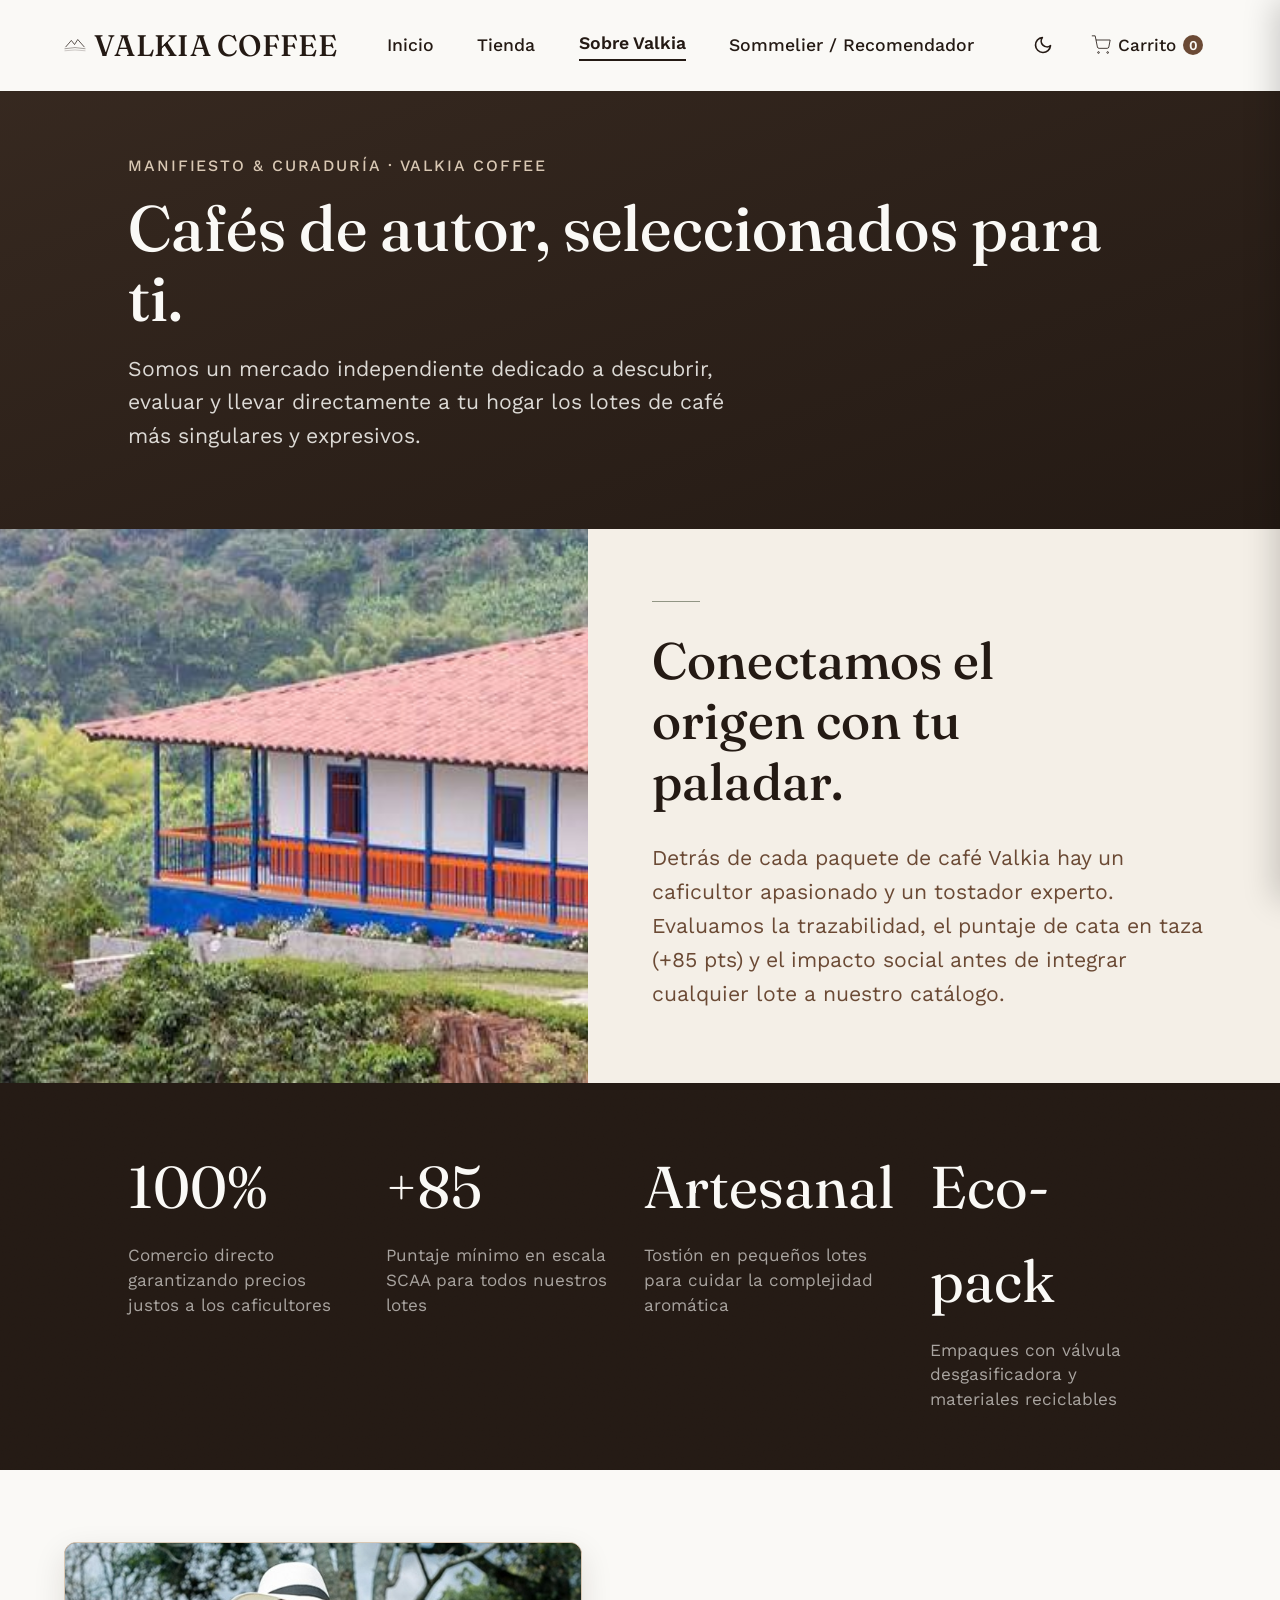
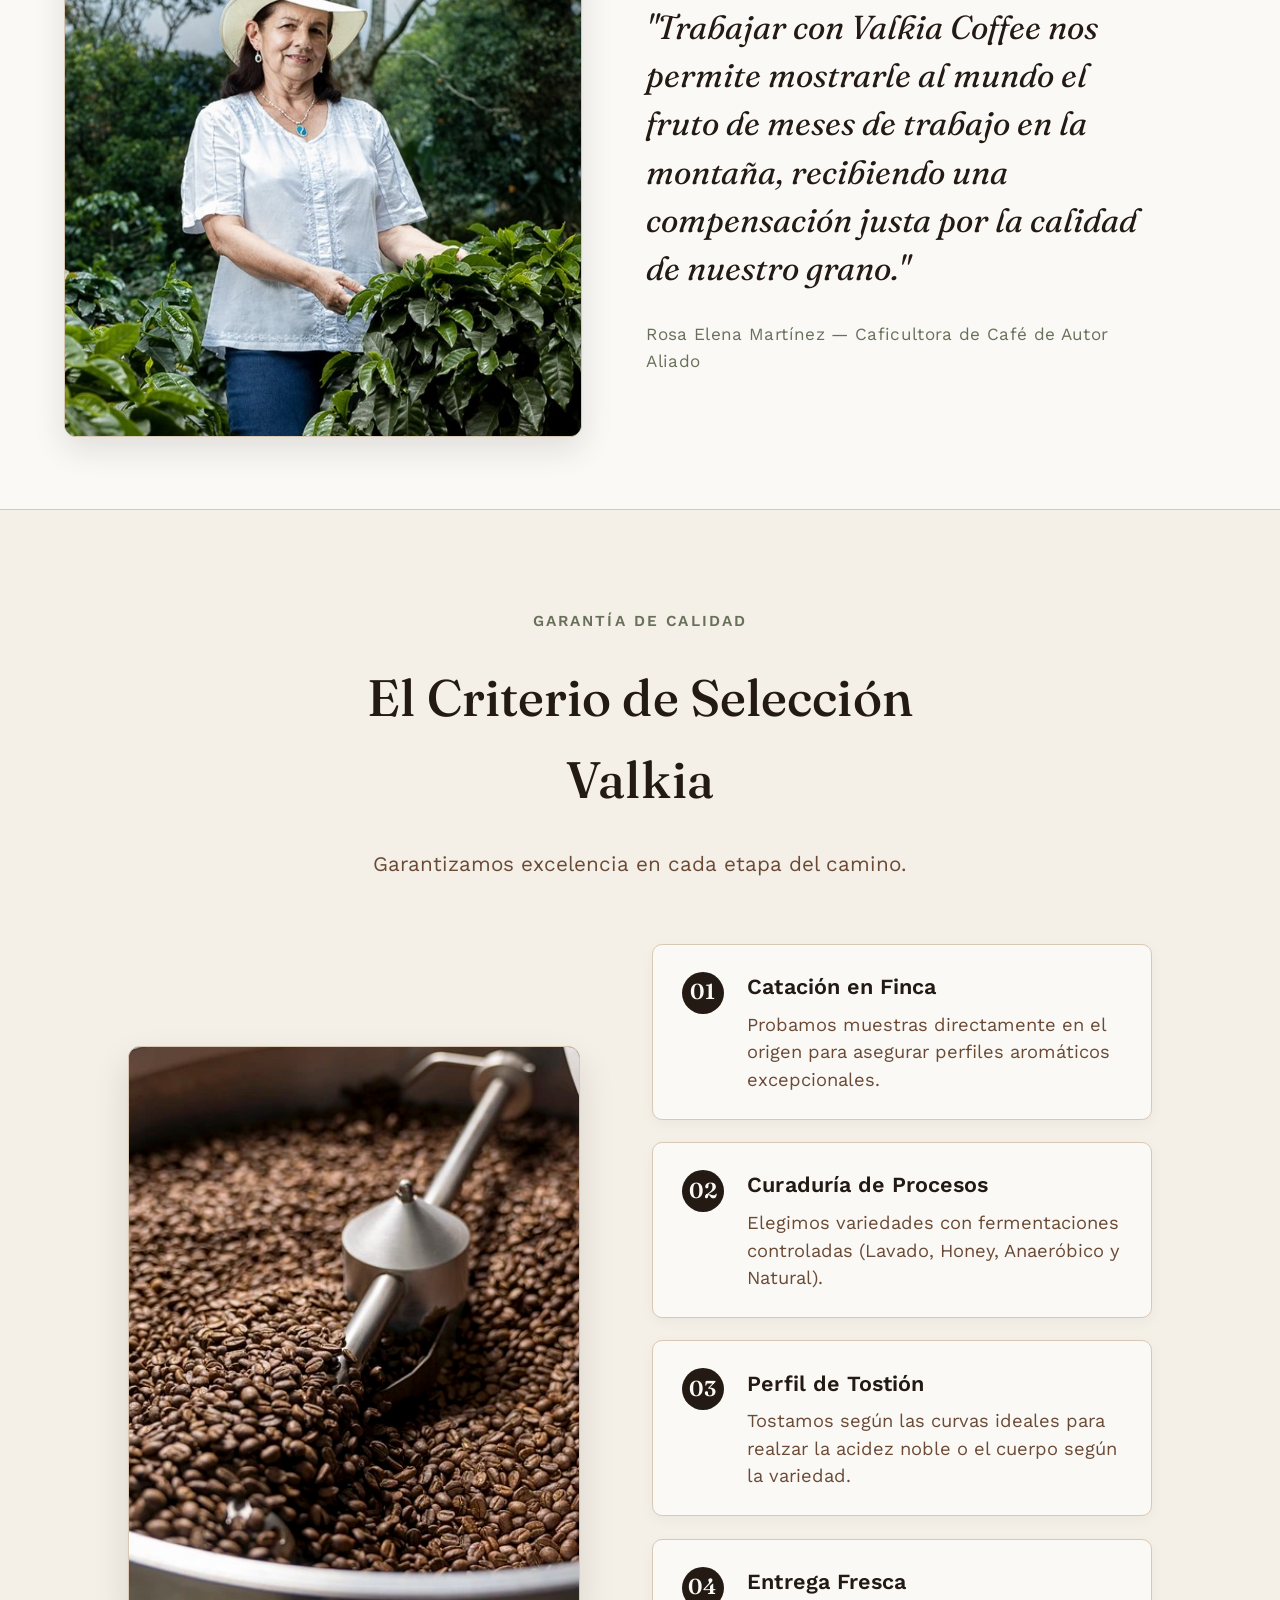
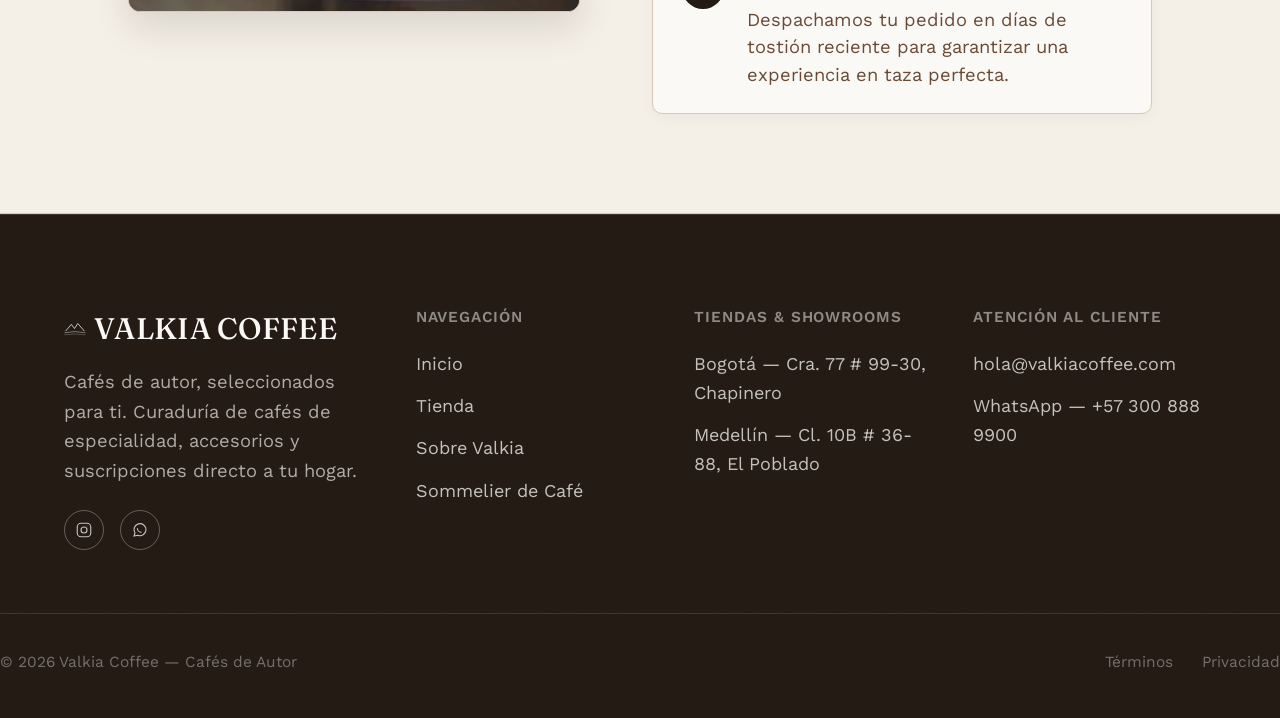
<file: nosotros.html>
<!DOCTYPE html>
<html lang="es">
<head>
  <meta charset="UTF-8">
  <meta name="viewport" content="width=device-width, initial-scale=1.0">
  <title>Valkia Coffee — Sobre Nosotros & Manifiesto</title>
  <meta name="description" content="Conoce la historia de Valkia Coffee. Curaduría de cafés de autor de pequeños productores y tostadores independientes.">
  <link rel="preconnect" href="https://fonts.googleapis.com">
  <link rel="preconnect" href="https://fonts.gstatic.com" crossorigin>
  <link href="https://fonts.googleapis.com/css2?family=Fraunces:ital,opsz,wght@0,9..144,300;0,9..144,400;0,9..144,500;0,9..144,600;1,9..144,400&family=Work+Sans:wght@300;400;500;600&display=swap" rel="stylesheet">
  <link rel="stylesheet" href="assets/css/style.css">
</head>
<body>

<div class="scroll-progress" id="scrollProgress"></div>

<header id="siteHeader">
  <a href="index.html" class="logo">
    <svg viewBox="0 0 48 32" fill="none" stroke="currentColor" stroke-width="1.6" stroke-linecap="round" stroke-linejoin="round">
      <path d="M4 20 L16 6 L23 15 L30 4 L44 20"/>
      <path d="M2 24 Q24 19 46 24" opacity="0.55"/>
      <path d="M2 28.5 Q24 25 46 28.5" opacity="0.3"/>
    </svg>
    VALKIA COFFEE
  </a>
  <nav class="primary-nav">
    <a href="index.html">Inicio</a>
    <a href="catalogo.html">Tienda</a>
    <a href="nosotros.html" class="active">Sobre Valkia</a>
    <a href="descubre.html">Sommelier / Recomendador</a>
  </nav>
  <div class="header-actions">
    <button class="theme-toggle-btn" id="themeToggle" aria-label="Cambiar modo oscuro/claro">
      <svg class="sun-icon" viewBox="0 0 24 24" width="20" height="20" stroke="currentColor" fill="none" stroke-width="2" stroke-linecap="round" stroke-linejoin="round">
        <circle cx="12" cy="12" r="5"></circle>
        <line x1="12" y1="1" x2="12" y2="3"></line>
        <line x1="12" y1="21" x2="12" y2="23"></line>
        <line x1="4.22" y1="4.22" x2="5.64" y2="5.64"></line>
        <line x1="18.36" y1="18.36" x2="19.78" y2="19.78"></line>
        <line x1="1" y1="12" x2="3" y2="12"></line>
        <line x1="21" y1="12" x2="23" y2="12"></line>
        <line x1="4.22" y1="19.78" x2="5.64" y2="18.36"></line>
        <line x1="18.36" y1="5.64" x2="19.78" y2="4.22"></line>
      </svg>
      <svg class="moon-icon" viewBox="0 0 24 24" width="20" height="20" stroke="currentColor" fill="none" stroke-width="2" stroke-linecap="round" stroke-linejoin="round">
        <path d="M21 12.79A9 9 0 1 1 11.21 3 7 7 0 0 0 21 12.79z"></path>
      </svg>
    </button>
    <button class="cart-trigger" aria-label="Ver carrito">
      <svg viewBox="0 0 24 24">
        <circle cx="9" cy="21" r="1"/><circle cx="20" cy="21" r="1"/>
        <path d="M1 1h4l2.68 13.39a2 2 0 0 0 2 1.61h9.72a2 2 0 0 0 2-1.61L23 6H6"/>
      </svg>
      <span>Carrito</span>
      <span class="cart-badge" id="cartBadge">0</span>
    </button>
    <button class="menu-toggle" id="menuToggle" aria-label="Abrir menú" aria-expanded="false">
      <span></span><span></span>
    </button>
  </div>
</header>

<nav class="mobile-nav" id="mobileNav">
  <a href="index.html">Inicio</a>
  <a href="catalogo.html">Tienda</a>
  <a href="nosotros.html" class="active">Sobre Valkia</a>
  <a href="descubre.html">Sommelier / Recomendador</a>
  <a href="catalogo.html" class="btn btn-primary">VER CARRITO</a>
</nav>

<main>
<section class="page-hero">
  <div class="container">
    <p class="page-hero-eyebrow">Manifiesto & Curaduría · Valkia Coffee</p>
    <h1 class="page-hero-title">Cafés de autor, seleccionados para ti.</h1>
    <p class="page-hero-subtitle">Somos un mercado independiente dedicado a descubrir, evaluar y llevar directamente a tu hogar los lotes de café más singulares y expresivos.</p>
  </div>
</section>

<section class="filosofia">
  <div class="filosofia-grid">
    <div class="filosofia-photo">
      <img src="assets/images/gallery/finca.jpg" alt="Origen del café de autor Valkia Coffee">
    </div>
    <div class="filosofia-copy">
      <div class="rule"></div>
      <h2>Conectamos el origen con tu paladar.</h2>
      <p>Detrás de cada paquete de café Valkia hay un caficultor apasionado y un tostador experto. Evaluamos la trazabilidad, el puntaje de cata en taza (+85 pts) y el impacto social antes de integrar cualquier lote a nuestro catálogo.</p>
    </div>
  </div>
</section>

<div class="cifras texture">
  <div class="container cifras-grid">
    <div class="cifra">
      <div class="cifra-num">100%</div>
      <p class="cifra-label">Comercio directo garantizando precios justos a los caficultores</p>
    </div>
    <div class="cifra">
      <div class="cifra-num">+85</div>
      <p class="cifra-label">Puntaje mínimo en escala SCAA para todos nuestros lotes</p>
    </div>
    <div class="cifra">
      <div class="cifra-num">Artesanal</div>
      <p class="cifra-label">Tostión en pequeños lotes para cuidar la complejidad aromática</p>
    </div>
    <div class="cifra">
      <div class="cifra-num">Eco-pack</div>
      <p class="cifra-label">Empaques con válvula desgasificadora y materiales reciclables</p>
    </div>
  </div>
</div>

<div class="section voces">
  <div class="voces-grid">
    <div class="voces-photo">
      <img src="assets/images/gallery/rosa-elena.jpg" alt="Caficultora aliada Valkia Coffee">
    </div>
    <div class="voces-copy reveal">
      <blockquote>"Trabajar con Valkia Coffee nos permite mostrarle al mundo el fruto de meses de trabajo en la montaña, recibiendo una compensación justa por la calidad de nuestro grano."</blockquote>
      <p class="voces-name">Rosa Elena Martínez — Caficultora de Café de Autor Aliado</p>
    </div>
  </div>
</div>

<section class="section historia">
  <div class="container">
    <div class="section-head reveal">
      <div class="head-copy">
        <span class="section-head-eyebrow">Garantía de Calidad</span>
        <h2>El Criterio de Selección Valkia</h2>
        <p>Garantizamos excelencia en cada etapa del camino.</p>
      </div>
    </div>
    <div class="historia-wrap">
      <div class="historia-photo">
        <img src="assets/images/gallery/tostadora-cafe.webp" alt="Tostión de café de autor en Valkia Coffee">
      </div>
      <div class="pasos">
        <div class="paso reveal">
          <span class="paso-num">01</span>
          <div><h3>Catación en Finca</h3><p>Probamos muestras directamente en el origen para asegurar perfiles aromáticos excepcionales.</p></div>
        </div>
        <div class="paso reveal">
          <span class="paso-num">02</span>
          <div><h3>Curaduría de Procesos</h3><p>Elegimos variedades con fermentaciones controladas (Lavado, Honey, Anaeróbico y Natural).</p></div>
        </div>
        <div class="paso reveal">
          <span class="paso-num">03</span>
          <div><h3>Perfil de Tostión</h3><p>Tostamos según las curvas ideales para realzar la acidez noble o el cuerpo según la variedad.</p></div>
        </div>
        <div class="paso reveal">
          <span class="paso-num">04</span>
          <div><h3>Entrega Fresca</h3><p>Despachamos tu pedido en días de tostión reciente para garantizar una experiencia en taza perfecta.</p></div>
        </div>
      </div>
    </div>
  </div>
</main>

<footer class="texture">
  <div class="container footer-top">
    <div class="footer-brand">
      <a href="index.html" class="logo">
        <svg viewBox="0 0 48 32" fill="none" stroke="currentColor" stroke-width="1.6" stroke-linecap="round" stroke-linejoin="round">
          <path d="M4 20 L16 6 L23 15 L30 4 L44 20"/>
          <path d="M2 24 Q24 19 46 24" opacity="0.55"/>
          <path d="M2 28.5 Q24 25 46 28.5" opacity="0.3"/>
        </svg>
        VALKIA COFFEE
      </a>
      <p>Cafés de autor, seleccionados para ti. Curaduría de cafés de especialidad, accesorios y suscripciones directo a tu hogar.</p>
      <div class="footer-social">
        <a href="#" aria-label="Instagram">
          <svg viewBox="0 0 24 24" stroke-width="1.5"><rect x="3" y="3" width="18" height="18" rx="5"/><circle cx="12" cy="12" r="4"/><circle cx="17.2" cy="6.8" r="0.6" fill="currentColor" stroke="none"/></svg>
        </a>
        <a href="#" aria-label="WhatsApp">
          <svg viewBox="0 0 24 24" stroke-width="1.5"><path d="M4 20l1.3-4A8 8 0 1 1 9 19l-5 1z"/><path d="M8.5 9.5c0 3 2.5 5.5 5.5 5.5"/></svg>
        </a>
      </div>
    </div>
    <div class="footer-col">
      <h3>Navegación</h3>
      <ul>
        <li><a href="index.html">Inicio</a></li>
        <li><a href="catalogo.html">Tienda</a></li>
        <li><a href="nosotros.html">Sobre Valkia</a></li>
        <li><a href="descubre.html">Sommelier de Café</a></li>
      </ul>
    </div>
    <div class="footer-col">
      <h3>Tiendas & Showrooms</h3>
      <ul>
        <li>Bogotá — Cra. 77 # 99-30, Chapinero</li>
        <li>Medellín — Cl. 10B # 36-88, El Poblado</li>
      </ul>
    </div>
    <div class="footer-col">
      <h3>Atención al Cliente</h3>
      <ul>
        <li><a href="mailto:hola@valkiacoffee.com">hola@valkiacoffee.com</a></li>
        <li><a href="#">WhatsApp — +57 300 888 9900</a></li>
      </ul>
    </div>
  </div>
  <div class="container footer-bottom">
    <p class="footer-fine">© 2026 Valkia Coffee — Cafés de Autor</p>
    <div class="footer-legal">
      <a href="#">Términos</a>
      <a href="#">Privacidad</a>
    </div>
  </div>
</footer>

<!-- MODAL CARRITO DE COMPRAS -->
<div class="cart-overlay" id="cartOverlay"></div>
<div class="cart-drawer" id="cartDrawer">
  <div class="cart-header">
    <h3>Tu Carrito Valkia</h3>
    <button class="cart-close" id="cartClose">&times;</button>
  </div>
  <div class="cart-body" id="cartBody"></div>
  <div class="cart-footer">
    <div class="cart-total-row">
      <span>Subtotal</span>
      <span id="cartSubtotal">$0</span>
    </div>
    <button class="btn btn-dark cart-checkout-btn" onclick="alert('¡Gracias por comprar en Valkia Coffee! Redirigiendo a pasarela de pago segura...')">FINALIZAR COMPRA</button>
  </div>
</div>

<script src="assets/js/script.js"></script>

</body>
</html>
</file>
<file: assets/css/style.css>
:root{
    --cafe-oscuro:#241A14;
    --cafe-medio:#6B4A35;
    --crema:#F4EFE7;
    --arena:#D9C8B4;
    --oliva:#68705A;
    --blanco:#FAF9F6;
    --serif:'Fraunces', serif;
    --sans:'Work Sans', sans-serif;
    --container: 1320px;
    --pad: clamp(24px, 5vw, 64px);
  }
 
  *,*::before,*::after{ box-sizing:border-box; }
  html{ scroll-behavior:smooth; font-size:112.5%; } /* base 18px en vez de 16px */
  body{
    margin:0;
    background:var(--blanco);
    color:var(--cafe-oscuro);
    font-family:var(--sans);
    font-weight:400;
    line-height:1.6;
    -webkit-font-smoothing:antialiased;
  }
  img{ max-width:100%; display:block; }
  a{ color:inherit; text-decoration:none; }
  ul{ margin:0; padding:0; list-style:none; }
  h1,h2,h3{ font-family:var(--serif); font-weight:500; margin:0; letter-spacing:0.002em; }
  p{ margin:0; }
  .container{ max-width:var(--container); margin:0 auto; padding-left:var(--pad); padding-right:var(--pad); }
 
  @media (prefers-reduced-motion: reduce){
    *{ animation-duration:0.01ms !important; transition-duration:0.01ms !important; scroll-behavior:auto !important; }
  }
 
  /* ---------- focus ---------- */
  a:focus-visible, button:focus-visible, input:focus-visible{
    outline:2px solid var(--oliva);
    outline-offset:3px;
  }
 
  /* ---------- botones ---------- */
  .btn{
    display:inline-flex;
    align-items:center;
    gap:0.6rem;
    font-family:var(--sans);
    font-size:0.92rem;
    font-weight:600;
    letter-spacing:0.05em;
    padding:1.15rem 2.1rem;
    border-radius:2px;
    cursor:pointer;
    border:1px solid transparent;
    transition:background 0.25s ease, color 0.25s ease, border-color 0.25s ease;
    white-space:nowrap;
  }
  .btn-primary{ background:var(--crema); color:var(--cafe-oscuro); }
  .btn-primary:hover{ background:var(--arena); }
  .btn-outline{ background:transparent; color:var(--blanco); border-color:rgba(250,249,246,0.55); }
  .btn-outline:hover{ border-color:var(--blanco); background:rgba(250,249,246,0.08); }
  .btn-dark{ background:var(--cafe-oscuro); color:var(--blanco); }
  .btn-dark:hover{ background:var(--cafe-medio); }
  .btn-header{ background:var(--cafe-oscuro); color:var(--blanco); }
  .btn-header:hover{ background:var(--cafe-medio); }
  .link-quiet{
    font-size:0.98rem;
    font-weight:500;
    border-bottom:1px solid currentColor;
    padding-bottom:2px;
    opacity:0.85;
  }
  .link-quiet:hover{ opacity:1; }
 
  /* ---------- header ---------- */
  header{
    position:fixed; top:0; left:0; right:0; z-index:100;
    display:flex; align-items:center; justify-content:space-between;
    padding:1.2rem var(--pad);
    background:var(--blanco);
    color:var(--cafe-oscuro);
    box-shadow:0 1px 0 rgba(36,26,20,0.08);
  }
  .logo{
    display:flex; align-items:center; gap:0.45rem;
    font-family:var(--serif); font-size:clamp(1.15rem, 4vw, 1.65rem); font-weight:500; letter-spacing:0.01em;
    white-space:nowrap; flex-shrink:0;
  }
  .logo svg{ width:22px; height:22px; flex-shrink:0; }
  nav.primary-nav{ display:none; align-items:center; gap:2.4rem; }
  nav.primary-nav a{ font-size:0.98rem; font-weight:500; }
  nav.primary-nav a:hover{ opacity:0.7; }
  .header-actions{ display:flex; align-items:center; gap:0.9rem; }
  .menu-toggle{
    background:none; border:none; color:inherit; cursor:pointer;
    display:flex; flex-direction:column; gap:5px; padding:0.4rem;
  }
  .menu-toggle span{ width:22px; height:1.5px; background:currentColor; display:block; }
 
  .mobile-nav{
    position:fixed; inset:0; background:var(--cafe-oscuro); color:var(--blanco);
    z-index:99; display:flex; flex-direction:column; justify-content:center;
    padding:5.5rem 1.8rem 2.5rem; gap:0.9rem;
    transform:translateY(-100%); transition:transform 0.35s cubic-bezier(0.16, 1, 0.3, 1);
  }
  .mobile-nav.open{ transform:translateY(0); }
  .mobile-nav a{
    font-family:var(--sans); font-size:1.2rem; font-weight:500;
    color:var(--blanco); padding:0.65rem 0; border-bottom:1px solid rgba(250,249,246,0.1);
  }
  .mobile-nav a.active{ color:var(--arena); font-weight:600; }
  .mobile-nav .btn,
  .mobile-nav a.btn-primary,
  .mobile-nav .btn-primary{
    margin-top:1rem; font-size:0.85rem; padding:0.8rem 1.4rem;
    align-self:stretch; justify-content:center; text-align:center;
    background:var(--crema) !important; color:var(--cafe-oscuro) !important;
    border-bottom:none !important; font-weight:700;
  }
  .mobile-nav a.btn-primary:hover,
  .mobile-nav .btn-primary:hover{
    background:var(--arena) !important; color:var(--cafe-oscuro) !important;
  }
 
  header .header-actions .btn-header{ display:none; }
 
  @media (min-width:900px){
    nav.primary-nav{ display:flex; }
    header .header-actions .btn-header{ display:inline-flex; }
    .menu-toggle{ display:none; }
  }
 
  /* ---------- hero ---------- */
  .hero{
    position:relative;
    min-height:100vh;
    display:flex;
    align-items:center;
    justify-content:center;
    color:var(--blanco);
    overflow:hidden;
    text-align:center;
    padding-top:4rem;
  }
  .hero-bg{
    position:absolute; inset:0;
    background:
      linear-gradient(180deg, rgba(36,26,20,0.3) 0%, rgba(36,26,20,0.65) 60%, rgba(36,26,20,0.95) 100%),
      linear-gradient(160deg, #4A382C 0%, #241A14 65%);
  }
  .hero-mark{
    position:absolute; inset:0; width:100%; height:100%;
  }
  .hero-content{
    position:relative; z-index:2;
    padding:4rem var(--pad) 5.5rem;
    max-width:820px;
    margin:0 auto;
    display:flex;
    flex-direction:column;
    align-items:center;
  }
  .hero-eyebrow{
    font-size:0.92rem; letter-spacing:0.14em; text-transform:uppercase;
    font-weight:500; opacity:0.85; margin-bottom:1.4rem;
    opacity:0; animation:rise 0.9s ease 0.15s forwards;
  }
  .hero-title{
    font-size:clamp(2.8rem, 6.8vw, 5.2rem);
    line-height:1.06;
    margin-bottom:1.6rem;
    max-width:16ch;
    opacity:0; animation:rise 0.9s ease 0.35s forwards;
  }
  .hero-text{
    font-size:1.22rem; max-width:44ch; margin-bottom:2.5rem;
    color:rgba(250,249,246,0.9);
    opacity:0; animation:rise 0.9s ease 0.55s forwards;
  }
  .hero-ctas{
    display:flex; align-items:center; justify-content:center; gap:1.8rem; flex-wrap:wrap;
    opacity:0; animation:rise 0.9s ease 0.75s forwards;
  }
  @keyframes rise{ from{ opacity:0; transform:translateY(18px);} to{ opacity:1; transform:translateY(0);} }
 
  /* ---------- filosofia ---------- */
  .filosofia{ background:var(--crema); }
  .filosofia-grid{
    display:grid; grid-template-columns:1fr; align-items:stretch;
  }
  @media (min-width:900px){ .filosofia-grid{ grid-template-columns:0.85fr 1fr; } }
  .filosofia-photo{
    aspect-ratio:16/10; overflow:hidden;
    background:var(--oliva);
    display:flex; align-items:center; justify-content:center;
  }
  .filosofia-photo svg{ width:42%; max-width:220px; stroke:rgba(250,249,246,0.85); }
  @media (min-width:900px){ .filosofia-photo{ aspect-ratio:auto; height:100%; } }
  .filosofia-copy{
    padding:4rem var(--pad);
    display:flex; flex-direction:column; justify-content:center;
  }
  .filosofia h2{
    font-size:clamp(2.2rem, 4vw, 3.2rem);
    line-height:1.18;
    margin-bottom:1.6rem;
    max-width:14ch;
  }
  .filosofia p{
    font-size:1.18rem; color:var(--cafe-medio); max-width:46ch;
  }
  .rule{
    width:48px; height:1px; background:var(--oliva); margin-bottom:1.6rem;
    opacity:0.7;
  }
  .manifiesto-cta{ margin-top: 1.8rem; }
 
  /* ---------- cifras ---------- */
  .cifras{ background:var(--cafe-oscuro); color:var(--blanco); padding:3.2rem var(--pad); }
  .cifras-grid{ display:grid; grid-template-columns:repeat(2,1fr); gap:3rem 2rem; }
  @media (min-width:800px){ .cifras-grid{ grid-template-columns:repeat(4,1fr); gap:2rem; } }
  .cifra-num{ font-family:var(--serif); font-size:clamp(2.3rem,4.6vw,3.3rem); margin-bottom:0.5rem; }
  .cifra-label{ font-size:0.95rem; color:rgba(250,249,246,0.62); max-width:22ch; line-height:1.45; }
 
  /* ---------- voces del origen ---------- */
  .voces{ background:var(--blanco); }
  .voces-grid{ display:grid; grid-template-columns:1fr; }
  @media (min-width:900px){ .voces-grid{ grid-template-columns:0.9fr 1.1fr; } }
  .voces-photo{
    aspect-ratio:4/3; overflow:hidden; background:var(--cafe-medio);
    border-radius:12px; box-shadow:0 12px 32px rgba(36,26,20,0.12);
    border:1px solid var(--arena);
    display:flex; align-items:center; justify-content:center;
  }
  @media (min-width:900px){ .voces-photo{ aspect-ratio:auto; height:100%; } }
  .voces-photo .quote-mark{
    font-family:var(--serif); font-style:italic; color:rgba(250,249,246,0.9);
    font-size:11rem; line-height:1;
  }
  .voces-copy{ padding:3.4rem var(--pad); display:flex; flex-direction:column; justify-content:center; }
  .voces-copy blockquote{
    margin:0 0 1.6rem; font-family:var(--serif); font-style:italic; font-weight:400;
    font-size:clamp(1.5rem,2.6vw,2rem); line-height:1.45; color:var(--cafe-oscuro); max-width:32ch;
  }
  .voces-name{ font-size:0.95rem; color:var(--oliva); letter-spacing:0.02em; }
 
  /* ---------- momento (full-bleed, rompe la grilla) ---------- */
  .momento{
    position:relative; min-height:64vh; display:flex; align-items:center; justify-content:center;
    text-align:center; color:var(--blanco); overflow:hidden;
  }
  .momento-bg{
    position:absolute; inset:0;
    background:linear-gradient(155deg, #322517 0%, var(--cafe-oscuro) 55%, #1a120c 100%);
  }
  .momento-bg svg{ position:absolute; inset:0; width:100%; height:100%; }
  .momento-text{
    position:relative; z-index:1; max-width:20ch; padding:0 var(--pad);
    font-family:var(--serif); font-style:italic; font-weight:400;
    font-size:clamp(1.8rem, 4.4vw, 3.1rem); line-height:1.35;
  }
 
  /* ---------- textura sutil ---------- */
  .texture{ position:relative; overflow:hidden; }
  .texture::before{
    content:''; position:absolute; inset:0; pointer-events:none; opacity:0.05; mix-blend-mode:overlay;
    background-image:url("data:image/svg+xml;utf8,<svg xmlns='http://www.w3.org/2000/svg'><filter id='n'><feTurbulence type='fractalNoise' baseFrequency='0.85' numOctaves='2' stitchTiles='stitch'/></filter><rect width='100%25' height='100%25' filter='url(%23n)'/></svg>");
  }
  .container{ position:relative; z-index:1; }
 
  /* ---------- scroll progress + reveal ---------- */
  .scroll-progress{
    position:fixed; top:0; left:0; height:2px; background:var(--oliva); z-index:200; width:0%;
    transition:width 0.1s linear;
  }
  .reveal{ opacity:0; transform:translateY(22px); transition:opacity 0.7s ease, transform 0.7s ease; }
  .reveal.in-view{ opacity:1; transform:translateY(0); }
 
  /* ---------- section heads ---------- */
  .section{ padding:4rem var(--pad); }
  .section-head{
    display:flex; align-items:flex-end; justify-content:space-between; gap:2rem;
    margin-bottom:2rem;
  }
  .section-head .head-copy{ display:flex; flex-direction:column; gap:0.9rem; max-width:560px; }
  .section-head h2{ font-size:clamp(2.1rem, 4.2vw, 3.1rem); }
  .section-head p{ color:var(--cafe-medio); font-size:1.12rem; }
  .section-head-eyebrow{ font-size:0.85rem; letter-spacing:0.14em; text-transform:uppercase; color:var(--oliva); font-weight:600; margin-bottom:0.4rem; display:block; }
  .head-mark{ display:none; }
 
  /* ---------- marginalia (marca vertical en el margen) ---------- */
  .marginalia{
    display:none;
    position:fixed; top:50%; left:14px; z-index:5;
    transform:translateY(-50%) rotate(180deg);
    writing-mode:vertical-rl;
    font-size:0.72rem; letter-spacing:0.16em;
    color:var(--cafe-medio); opacity:0.55;
  }
  @media (min-width:1360px){ .marginalia{ display:block; } }
 
  /* ---------- catalogo ---------- */
  .catalogo{ background:var(--blanco); }
  .cafe-grid{
    display:grid; grid-template-columns:1fr; gap:2.6rem;
  }
  @media (min-width:640px){ .cafe-grid{ grid-template-columns:repeat(auto-fit, minmax(260px, 1fr)); } }
  @media (min-width:1080px){ .cafe-grid{ grid-template-columns:repeat(auto-fit, minmax(260px, 1fr)); } }
 
  .cafe-card{ display:flex; flex-direction:column; }
  .cafe-photo{
    aspect-ratio:4/5; width:100%; overflow:hidden; margin-bottom:1.3rem;
    background:var(--crema);
    display:flex; align-items:center; justify-content:center;
    transition:background 0.35s ease;
  }
  .cafe-photo svg{ width:34%; transition:transform 0.5s ease; }
  .cafe-card:hover .cafe-photo svg{ transform:scale(1.08); }
  .cafe-origin{ font-size:0.86rem; letter-spacing:0.07em; text-transform:uppercase; color:var(--oliva); margin-bottom:0.4rem; }
  .origin-tag{
    font-size:0.9rem; color:var(--cafe-medio); border-top:1px solid var(--arena); border-bottom:1px solid var(--arena);
    padding:0.9rem 0; margin-bottom:2.6rem;
  }
  .cafe-name{ font-family:var(--serif); font-size:1.7rem; margin-bottom:0.5rem; }
  .cafe-notes{ font-size:1rem; color:var(--cafe-medio); margin-bottom:0.7rem; }
  .cafe-specs{ font-size:0.92rem; color:var(--oliva); letter-spacing:0.01em; margin-bottom:1rem; }
  .cafe-meta{ display:flex; align-items:center; justify-content:space-between; margin-bottom:1rem; }
  .intensity{ display:flex; gap:4px; align-items:center; }
  .intensity span.label{ font-size:0.8rem; color:var(--cafe-medio); margin-right:6px; }
  .dot{ width:7px; height:7px; border-radius:50%; background:var(--arena); }
  .dot.filled{ background:var(--cafe-medio); }
  .cafe-price{ font-size:1.08rem; font-weight:500; }
  .cafe-card .link-quiet{ align-self:flex-start; }
 
  /* ---------- perfiles ---------- */
  .perfiles{ background:var(--crema); color:var(--cafe-oscuro); padding: 4.5rem var(--pad); border-top:1px solid var(--arena); border-bottom:1px solid var(--arena); }
  .perfiles .section-head h2{ color:var(--cafe-oscuro); }
  .perfiles .section-head p{ color:var(--cafe-medio); }
  .perfil-grid{ display:grid; grid-template-columns:1fr; gap:1.8rem; }
  @media (min-width:800px){ .perfil-grid{ grid-template-columns:repeat(3,1fr); } }
  .perfil{
    background:var(--blanco);
    border:1px solid var(--arena);
    border-radius:6px;
    padding:2.6rem 2rem;
    transition:transform 0.35s ease, box-shadow 0.35s ease, border-color 0.35s ease;
    display:flex; flex-direction:column;
  }
  .perfil:hover{
    transform:translateY(-4px);
    box-shadow:0 12px 30px rgba(36,26,20,0.09);
    border-color:var(--cafe-medio);
  }
  .perfil .swatch{ width:48px; height:4px; border-radius:2px; margin-bottom:1.2rem; }
  .swatch.cafe-medio{ background:var(--cafe-medio); }
  .swatch.oliva{ background:var(--oliva); }
  .swatch.arena{ background:var(--arena); }
  .perfil h3{ font-size:1.8rem; margin-bottom:0.6rem; color:var(--cafe-oscuro); font-family:var(--serif); }
  .perfil p{ color:var(--cafe-medio); font-size:1.05rem; line-height:1.55; }
 
  /* ---------- metodos ---------- */
  .metodos{ background:var(--arena); }
  .metodo-grid{
    display:grid; grid-template-columns:1fr; gap:2.4rem;
  }
  @media (min-width:640px){ .metodo-grid{ grid-template-columns:1fr 1fr; } }
  @media (min-width:1080px){ .metodo-grid{ grid-template-columns:repeat(4,1fr); } }
  .metodo{ background:var(--crema); padding:2.4rem 1.8rem; }
  .metodo svg{ width:34px; height:34px; margin-bottom:1.6rem; stroke:var(--cafe-oscuro); }
  .metodo h3{ font-size:1.35rem; font-family:var(--sans); font-weight:600; margin-bottom:0.5rem; }
  .metodo p{ font-size:1.05rem; color:var(--cafe-medio); }
 
  /* ---------- historia / criterio de selección ---------- */
  .historia{
    background:var(--crema);
    padding:5.5rem var(--pad);
    border-top:1px solid var(--arena);
    border-bottom:1px solid var(--arena);
  }
  .historia .section-head{
    display:flex; flex-direction:column; align-items:center; text-align:center;
    margin:0 auto 3.5rem; max-width:680px;
  }
  .historia .section-head .head-copy{
    align-items:center; text-align:center;
  }
  .historia .section-head h2{
    font-size:clamp(2.2rem, 4vw, 3.2rem);
    color:var(--cafe-oscuro); margin-bottom:0.6rem;
  }
  .historia .section-head p{
    font-size:1.15rem; color:var(--cafe-medio);
  }
  .historia-wrap{
    display:grid; grid-template-columns:1fr; gap:3rem; align-items:center;
  }
  @media (min-width:900px){ .historia-wrap{ grid-template-columns:0.95fr 1.05fr; gap:4rem; } }
  .historia-photo{
    aspect-ratio:4/5; overflow:hidden; background:var(--cafe-medio);
    border-radius:12px; box-shadow:0 16px 36px rgba(36,26,20,0.12);
    border:1px solid var(--arena);
    display:flex; align-items:center; justify-content:center;
  }
  .historia-photo img{
    width:100%; height:100%; object-fit:cover; transition:transform 0.6s ease;
  }
  .historia-photo:hover img{ transform:scale(1.04); }
  .pasos{ display:flex; flex-direction:column; gap:1.25rem; }
  .paso{
    display:flex; align-items:flex-start; gap:1.3rem;
    background:var(--blanco); padding:1.4rem 1.6rem;
    border-radius:10px; border:1px solid var(--arena);
    box-shadow:0 4px 14px rgba(36,26,20,0.04);
    transition:transform 0.3s ease, box-shadow 0.3s ease, border-color 0.3s ease;
  }
  .paso:hover{
    transform:translateX(6px);
    box-shadow:0 8px 24px rgba(36,26,20,0.09);
    border-color:var(--cafe-medio);
  }
  .paso-num{
    font-family:var(--serif); font-size:1.2rem; font-weight:600;
    color:var(--blanco); background:var(--cafe-oscuro);
    width:42px; height:42px; min-width:42px; border-radius:50%;
    display:flex; align-items:center; justify-content:center;
    margin-top:0.1rem; flex-shrink:0;
  }
  .paso h3{ font-size:1.2rem; font-family:var(--sans); font-weight:600; color:var(--cafe-oscuro); margin-bottom:0.35rem; }
  .paso p{ font-size:1.02rem; color:var(--cafe-medio); line-height:1.5; }
 
  /* ---------- cta final ---------- */
  .cta-final{ background:var(--blanco); color:var(--cafe-oscuro); }
  .cta-wrap{ display:grid; grid-template-columns:1fr; gap:3rem; }
  @media (min-width:900px){ .cta-wrap{ grid-template-columns:0.9fr 1.1fr; gap:5rem; } }
  .cta-copy h2{ font-size:clamp(2.1rem,3.8vw,2.9rem); margin-bottom:1.2rem; color:var(--cafe-oscuro); }
  .cta-copy p{ color:var(--cafe-medio); max-width:38ch; font-size:1.12rem; }
 
  form.finder{ display:flex; flex-direction:column; gap:1.6rem; }
  .field label{ display:block; font-size:0.88rem; letter-spacing:0.03em; margin-bottom:0.55rem; color:var(--cafe-oscuro); font-weight:500; }
  .field input[type=text], .field input[type=email]{
    width:100%; background:transparent; border:none; border-bottom:1px solid var(--arena);
    color:var(--cafe-oscuro); font-family:var(--sans); font-size:1.12rem; padding:0.6rem 0;
    transition:border-color 0.2s ease;
  }
  .field input::placeholder{ color:rgba(36,26,20,0.4); }
  .field input:focus{ outline:none; border-bottom-color:var(--cafe-oscuro); }
  .field-error{ font-size:0.84rem; color:#dc2626; margin-top:0.4rem; display:block; font-weight:500; }
 
  .pref-options{ display:flex; flex-wrap:wrap; gap:0.7rem; }
  .pref-options input{ position:absolute; opacity:0; pointer-events:none; }
  .pref-options label{
    margin:0; font-size:0.95rem; padding:0.7rem 1.2rem; border:1px solid var(--arena);
    border-radius:999px; cursor:pointer; transition:all 0.2s ease; color:var(--cafe-oscuro);
    background:var(--crema);
  }
  .pref-options input:checked + label{ background:var(--cafe-oscuro); color:var(--blanco); border-color:var(--cafe-oscuro); }
 
  .finder .btn-primary{ background:var(--cafe-oscuro); color:var(--blanco); align-self:flex-start; margin-top:0.4rem; }
  .finder .btn-primary:hover{ background:var(--cafe-medio); }
  .form-success{ display:none; }
  .form-success.visible{ display:block; }
  .form-success p{ color:var(--cafe-medio); font-size:1.15rem; line-height:1.7; }
  .form-success strong{ font-family:var(--serif); font-size:1.6rem; display:block; margin-bottom:0.8rem; color:var(--cafe-oscuro); }
 
  /* ---------- footer ---------- */
  footer{
    background:var(--cafe-oscuro); color:rgba(250,249,246,0.75);
    border-top:1px solid rgba(250,249,246,0.12);
    padding-top:5rem;
  }
  .footer-top{
    display:grid; grid-template-columns:1fr; gap:2.8rem;
    padding-bottom:3.5rem;
    border-bottom:1px solid rgba(250,249,246,0.12);
  }
  @media (min-width:700px){ .footer-top{ grid-template-columns:1.3fr 1fr 1fr 1fr; gap:2rem; } }
  .footer-brand .logo{ color:var(--blanco); }
  .footer-brand p{ font-size:1.02rem; margin-top:0.8rem; max-width:30ch; color:rgba(250,249,246,0.65); }
  .footer-col h3, .footer-col h4{
    font-family:var(--sans); font-size:0.85rem; font-weight:600; letter-spacing:0.06em;
    text-transform:uppercase; color:rgba(250,249,246,0.5); margin-bottom:1.1rem;
  }
  .footer-col ul{ display:flex; flex-direction:column; gap:0.75rem; }
  .footer-col li{ font-size:1rem; }
  .footer-col a:hover{ color:var(--blanco); }
  .footer-social{ display:flex; gap:0.9rem; margin-top:1.4rem; }
  .footer-social a{
    display:flex; align-items:center; justify-content:center;
    width:40px; height:40px; border:1px solid rgba(250,249,246,0.3); border-radius:50%;
    transition:border-color 0.2s ease, background 0.2s ease;
  }
  .footer-social a:hover{ border-color:var(--blanco); background:rgba(250,249,246,0.08); }
  .footer-social svg{ width:18px; height:18px; stroke:currentColor; fill:none; }
  .footer-bottom{
    display:flex; flex-direction:column-reverse; gap:1rem;
    align-items:flex-start; justify-content:space-between;
    padding:2rem 0 2.4rem;
  }
  @media (min-width:700px){ .footer-bottom{ flex-direction:row; align-items:center; } }
  .footer-fine{ font-size:0.86rem; opacity:0.5; margin:0; }
  .footer-legal{ display:flex; gap:1.6rem; }
  .footer-legal a{ font-size:0.86rem; opacity:0.5; }
  .footer-legal a:hover{ opacity:0.85; }

  /* ---------- subpage styles & active state ---------- */
  nav.primary-nav a.active{ font-weight:600; border-bottom:2px solid var(--cafe-oscuro); padding-bottom:2px; }
  .mobile-nav a.active{ font-weight:600; color:var(--arena); }

  .page-hero{
    position:relative;
    padding:8.5rem var(--pad) 4.2rem;
    background:linear-gradient(160deg, #382A21 0%, var(--cafe-oscuro) 100%);
    color:var(--blanco);
    overflow:hidden;
  }
  .page-hero-eyebrow{
    font-size:0.88rem; letter-spacing:0.12em; text-transform:uppercase;
    color:var(--arena); margin-bottom:0.8rem; font-weight:500;
  }
  .page-hero-title{
    font-size:clamp(2.4rem, 5vw, 3.8rem);
    line-height:1.1;
    margin-bottom:1rem;
    color:var(--blanco);
  }
  .page-hero-subtitle{
    font-size:1.18rem;
    color:rgba(250,249,246,0.85);
    max-width:48ch;
  }

  /* ---------- mejor visualización de imágenes ---------- */
  .cafe-photo img{
    width:100%; height:100%; object-fit:cover; padding:0;
    transition:transform 0.4s ease;
  }
  .cafe-photo img[src*="products/"]{
    object-fit:contain; padding:1.2rem;
  }
  .cafe-card:hover .cafe-photo img{ transform:scale(1.06); }
  .filosofia-photo img, .voces-photo img, .historia-photo img{
    width:100%; height:100%; object-fit:cover;
  }

  /* ---------- e-commerce, carrito & filtros ---------- */
  .cart-trigger{
    position:relative; background:none; border:none; cursor:pointer; color:inherit;
    display:flex; align-items:center; gap:0.4rem; font-family:var(--sans);
    font-weight:500; font-size:0.95rem; padding:0.4rem 0.7rem; border-radius:4px;
    transition:background 0.2s ease;
  }
  .cart-trigger:hover{ background:rgba(36,26,20,0.06); }
  .cart-trigger svg{ width:20px; height:20px; stroke:currentColor; fill:none; }
  .cart-badge{
    background:var(--cafe-medio); color:var(--blanco); font-size:0.75rem;
    font-weight:600; min-width:20px; height:20px; border-radius:10px;
    padding:0 5px; display:flex; align-items:center; justify-content:center;
  }

  .cart-overlay{
    position:fixed; inset:0; background:rgba(0,0,0,0.45); z-index:998;
    opacity:0; pointer-events:none; transition:opacity 0.3s ease; backdrop-filter:blur(2px);
  }
  .cart-overlay.open{ opacity:1; pointer-events:auto; }

  .cart-drawer{
    position:fixed; top:0; right:0; bottom:0; width:100%; max-width:440px;
    background:var(--blanco); z-index:999; display:flex; flex-direction:column;
    box-shadow:-6px 0 30px rgba(0,0,0,0.18);
    transform:translateX(100%); transition:transform 0.35s cubic-bezier(0.16, 1, 0.3, 1);
  }
  .cart-drawer.open{ transform:translateX(0); }

  .cart-header{
    padding:1.4rem var(--pad); border-bottom:1px solid var(--arena);
    display:flex; align-items:center; justify-content:space-between; background:var(--crema);
  }
  .cart-header h3{ font-size:1.3rem; margin:0; font-family:var(--serif); }
  .cart-close{ background:none; border:none; font-size:1.6rem; cursor:pointer; color:var(--cafe-oscuro); line-height:1; }

  .cart-body{ flex:1; overflow-y:auto; padding:1.4rem var(--pad); display:flex; flex-direction:column; gap:1.2rem; }
  .cart-empty{ text-align:center; color:var(--cafe-medio); margin:auto 0; font-size:1.05rem; }

  .cart-item{ display:flex; gap:1rem; align-items:center; border-bottom:1px solid var(--crema); padding-bottom:1rem; }
  .cart-item-img{ width:64px; height:64px; background:var(--crema); border-radius:4px; padding:4px; object-fit:contain; flex-shrink:0; }
  .cart-item-info{ flex:1; }
  .cart-item-title{ font-weight:600; font-size:0.98rem; margin-bottom:0.2rem; }
  .cart-item-price{ font-size:0.9rem; color:var(--cafe-medio); }
  .cart-item-qty{ display:flex; align-items:center; gap:0.5rem; margin-top:0.4rem; }
  .qty-btn{ width:26px; height:26px; border:1px solid var(--arena); background:none; cursor:pointer; border-radius:2px; font-weight:600; }
  .qty-btn:hover{ background:var(--crema); }
  .cart-item-remove{ background:none; border:none; color:#a33; cursor:pointer; font-size:0.82rem; margin-left:auto; text-decoration:underline; }

  .cart-footer{ padding:1.4rem var(--pad); border-top:1px solid var(--arena); background:var(--crema); }
  .cart-total-row{ display:flex; justify-content:space-between; font-weight:600; font-size:1.2rem; margin-bottom:1.2rem; }
  .cart-checkout-btn{ width:100%; text-align:center; justify-content:center; }

  /* ---------- filtros de tienda ---------- */
  .filter-bar{ display:flex; flex-wrap:wrap; gap:0.8rem; margin-bottom:2.4rem; justify-content:center; }
  .filter-btn{
    background:transparent; border:1px solid var(--arena); color:var(--cafe-oscuro);
    padding:0.6rem 1.4rem; border-radius:999px; cursor:pointer; font-family:var(--sans);
    font-size:0.92rem; font-weight:500; transition:all 0.2s ease;
  }
  .filter-btn:hover, .filter-btn.active{
    background:var(--cafe-oscuro); color:var(--blanco); border-color:var(--cafe-oscuro);
  }

  .btn-add-cart{
    width:100%; margin-top:0.9rem; background:var(--cafe-oscuro); color:var(--blanco);
    border:none; padding:0.75rem 1rem; border-radius:2px; font-weight:600;
    font-size:0.88rem; cursor:pointer; transition:background 0.25s ease;
    display:flex; align-items:center; justify-content:center; gap:0.5rem;
  }
  .btn-add-cart:hover{ background:var(--cafe-medio); }
  .cafe-card{ position:relative; }
  .tag-badge{
    position:absolute; top:12px; left:12px; z-index:2; background:var(--oliva); color:var(--blanco);
    font-size:0.7rem; letter-spacing:0.06em; text-transform:uppercase; padding:3px 8px; border-radius:2px; font-weight:600;
  }

  /* ---------- Featured Coffee Slider (Index) ---------- */
  .coffee-slider-section{ background:var(--blanco); position:relative; padding: 1.5rem var(--pad) 3rem; }
  .coffee-slider-section .section-head{ display:flex; flex-direction:column; align-items:center; text-align:center; margin-bottom: 1.4rem; }
  .coffee-slider-section .head-copy{ align-items:center; text-align:center; max-width:640px; margin:0 auto; }
  .coffee-slider-section .reveal{ opacity: 1 !important; transform: none !important; }

  .featured-slider-container{
    position:relative;
    background:var(--blanco);
    border:1px solid var(--arena);
    border-radius:6px;
    overflow:hidden;
    box-shadow:0 10px 30px rgba(36,26,20,0.06);
  }

  .featured-slider-track{
    position:relative;
    width:100%;
    min-height:380px;
  }

  .slider-slide{
    position:absolute;
    inset:0;
    opacity:0;
    visibility:hidden;
    transition:opacity 0.5s cubic-bezier(0.16, 1, 0.3, 1), transform 0.5s cubic-bezier(0.16, 1, 0.3, 1);
    transform:translateX(20px);
    pointer-events:none;
  }

  .slider-slide.active{
    position:relative;
    opacity:1;
    visibility:visible;
    transform:translateX(0);
    pointer-events:auto;
  }

  .slide-grid{
    display:grid;
    grid-template-columns:1fr;
    min-height:380px;
  }

  @media (min-width:860px){
    .slide-grid{
      grid-template-columns:0.85fr 1.15fr;
    }
  }

  .slide-photo-col{
    position:relative;
    padding:2rem 1.5rem;
    display:flex;
    align-items:center;
    justify-content:center;
    overflow:hidden;
  }

  .slide-photo-col img{
    max-height:290px;
    width:auto;
    object-fit:contain;
    filter:drop-shadow(0 10px 20px rgba(36,26,20,0.12));
    transition:transform 0.5s ease;
  }

  .slider-slide:hover .slide-photo-col img{
    transform:scale(1.05);
  }

  .slide-badge{
    position:absolute;
    top:1.4rem;
    left:1.4rem;
    z-index:5;
    background:var(--oliva);
    color:var(--blanco);
    font-size:0.75rem;
    letter-spacing:0.08em;
    text-transform:uppercase;
    padding:5px 12px;
    border-radius:3px;
    font-weight:600;
    box-shadow:0 2px 8px rgba(0,0,0,0.15);
  }

  .slide-info-col{
    padding:2.2rem 2.5rem;
    display:flex;
    flex-direction:column;
    justify-content:center;
    background:var(--blanco);
  }

  @media (max-width:600px){
    .slide-info-col{
      padding:1.8rem 1.2rem 3.5rem;
    }
  }

  .slide-origin{
    font-size:0.85rem;
    letter-spacing:0.1em;
    text-transform:uppercase;
    color:var(--oliva);
    font-weight:600;
    margin-bottom:0.6rem;
  }

  .slide-title{
    font-family:var(--serif);
    font-size:clamp(2.2rem, 3.8vw, 3rem);
    color:var(--cafe-oscuro);
    line-height:1.15;
    margin-bottom:0.8rem;
  }

  .slide-notes-list{
    display:flex;
    flex-wrap:wrap;
    gap:0.5rem;
    margin-bottom:1.4rem;
  }

  .slide-note-pill{
    font-size:0.82rem;
    background:var(--crema);
    color:var(--cafe-medio);
    padding:4px 12px;
    border-radius:999px;
    font-weight:500;
    border:1px solid var(--arena);
  }

  .slide-desc{
    font-size:1.08rem;
    color:var(--cafe-medio);
    line-height:1.6;
    margin-bottom:1.6rem;
    max-width:44ch;
  }

  .slide-specs{
    display:flex;
    gap:2.5rem;
    padding:1.2rem 0;
    border-top:1px solid var(--crema);
    border-bottom:1px solid var(--crema);
    margin-bottom:2rem;
    flex-wrap:wrap;
  }

  .spec-item{
    display:flex;
    flex-direction:column;
    gap:0.3rem;
  }

  .spec-label{
    font-size:0.78rem;
    text-transform:uppercase;
    letter-spacing:0.06em;
    color:var(--oliva);
    font-weight:600;
  }

  .spec-val{
    font-size:0.98rem;
    font-weight:500;
    color:var(--cafe-oscuro);
  }

  .slide-actions{
    display:flex;
    align-items:center;
    gap:1rem;
  }

  /* Flechas de navegación */
  .slider-arrow{
    position:absolute;
    top:50%;
    transform:translateY(-50%);
    z-index:10;
    width:46px;
    height:46px;
    border-radius:50%;
    background:var(--blanco);
    border:1px solid var(--arena);
    color:var(--cafe-oscuro);
    display:flex;
    align-items:center;
    justify-content:center;
    cursor:pointer;
    box-shadow:0 4px 14px rgba(36,26,20,0.1);
    transition:all 0.25s ease;
  }

  .slider-arrow:hover{
    background:var(--cafe-oscuro);
    color:var(--blanco);
    border-color:var(--cafe-oscuro);
  }

  .slider-arrow.prev{ left:1.2rem; }
  .slider-arrow.next{ right:1.2rem; }

  @media (max-width:600px){
    .slider-arrow{
      top:auto;
      bottom:1.2rem;
      transform:none;
    }
    .slider-arrow.prev{ left:1.2rem; }
    .slider-arrow.next{ left:4.8rem; }
  }

  /* Puntos de navegación */
  .slider-dots{
    position:absolute;
    bottom:1.4rem;
    right:2rem;
    z-index:10;
    display:flex;
    gap:0.6rem;
    align-items:center;
  }

  .slider-dot{
    width:10px;
    height:10px;
    border-radius:50%;
    background:var(--arena);
    border:none;
    padding:0;
    cursor:pointer;
    transition:all 0.3s ease;
  }

  .slider-dot.active{
    background:var(--cafe-oscuro);
    width:28px;
    border-radius:5px;
  }

  /* ---------- MODO OSCURO (BONUS +4 PTS) ---------- */
  .theme-toggle-btn{
    background:none; border:1px solid transparent; color:inherit; cursor:pointer;
    display:flex; align-items:center; justify-content:center;
    padding:0.45rem; border-radius:50%; transition:background 0.2s ease, transform 0.2s ease;
  }
  .theme-toggle-btn:hover{ background:rgba(36,26,20,0.08); transform:scale(1.08); }
  .theme-toggle-btn .sun-icon{ display:none; }
  .theme-toggle-btn .moon-icon{ display:block; }

  body.dark-mode{
    background:#140E0A;
    color:#FAF9F6;
  }

  /* Header en Modo Oscuro */
  body.dark-mode header{
    background:#1C140F;
    color:#FAF9F6;
    box-shadow:0 1px 0 rgba(250,249,246,0.1);
  }
  body.dark-mode .theme-toggle-btn:hover{ background:rgba(250,249,246,0.12); }
  body.dark-mode .theme-toggle-btn .sun-icon{ display:block; stroke:#FAF9F6; }
  body.dark-mode .theme-toggle-btn .moon-icon{ display:none; }
  body.dark-mode nav.primary-nav a.active{ border-bottom-color:#FAF9F6; }

  /* Secciones claras adaptadas a Modo Oscuro */
  body.dark-mode .filosofia,
  body.dark-mode .voces,
  body.dark-mode .catalogo,
  body.dark-mode .historia,
  body.dark-mode .perfiles,
  body.dark-mode .metodos,
  body.dark-mode .cta-final,
  body.dark-mode .coffee-slider-section{
    background:#140E0A !important;
    color:#FAF9F6;
  }

  body.dark-mode .metodo{
    background:#1E1611 !important;
    border:1px solid #3E3027;
    border-radius:8px;
  }
  body.dark-mode .metodo svg{
    stroke:#FAF9F6 !important;
  }
  body.dark-mode .metodo h3{
    color:#FAF9F6 !important;
  }
  body.dark-mode .metodo p{
    color:#D9C8B4 !important;
  }

  body.dark-mode .filosofia p,
  body.dark-mode .voces blockquote,
  body.dark-mode .voces-name,
  body.dark-mode .section-head p,
  body.dark-mode .perfiles .section-head p,
  body.dark-mode .cta-copy p,
  body.dark-mode .field label{
    color:#D9C8B4;
  }

  body.dark-mode .field input[type=text],
  body.dark-mode .field input[type=email]{
    color:#FAF9F6;
    border-bottom-color:#3E3027;
  }
  body.dark-mode .field input::placeholder{
    color:rgba(250,249,246,0.4);
  }

  /* Tarjetas y Contenedores */
  body.dark-mode .cafe-card,
  body.dark-mode .perfil,
  body.dark-mode .metodo,
  body.dark-mode .paso{
    background:#1E1611;
    border-color:#3E3027;
    color:#FAF9F6;
  }

  /* Carrusel en Modo Oscuro (Index) */
  body.dark-mode .featured-slider-container{
    background:#1C140F;
    border-color:#3E3027;
    box-shadow:0 10px 30px rgba(0,0,0,0.4);
  }
  body.dark-mode .slide-photo-col{
    background:#17100B;
  }
  body.dark-mode .slide-info-col{
    background:#1C140F !important;
    color:#FAF9F6 !important;
  }
  body.dark-mode .slide-origin{
    color:#A3B18A !important;
  }
  body.dark-mode .slide-title{
    color:#FAF9F6 !important;
  }
  body.dark-mode .slide-note-pill{
    background:#281F18 !important;
    color:#E6D8C6 !important;
    border-color:#423429 !important;
  }
  body.dark-mode .slide-desc{
    color:#E6D8C6 !important;
  }
  body.dark-mode .slide-specs{
    border-top-color:#2D221A !important;
    border-bottom-color:#2D221A !important;
  }
  body.dark-mode .slide-specs .spec-label{
    color:#A3B18A !important;
  }
  body.dark-mode .slide-specs .spec-val{
    color:#FAF9F6 !important;
  }
  body.dark-mode .slide-actions .btn-dark{
    background:var(--oliva) !important;
    color:#FAF9F6 !important;
  }
  body.dark-mode .slide-actions .btn-dark:hover{
    background:#7B856A !important;
  }
  body.dark-mode .slider-arrow{
    background:#281F18 !important;
    border-color:#423429 !important;
    color:#FAF9F6 !important;
    box-shadow:0 4px 14px rgba(0,0,0,0.3) !important;
  }
  body.dark-mode .slider-arrow:hover{
    background:#362A21 !important;
  }
  body.dark-mode .slider-dot{
    background:#3E3027 !important;
  }
  body.dark-mode .slider-dot.active{
    background:var(--oliva) !important;
  }

  body.dark-mode .cafe-notes,
  body.dark-mode .perfil p,
  body.dark-mode .metodo p,
  body.dark-mode .paso p{
    color:#D9C8B4;
  }

  body.dark-mode .cafe-name,
  body.dark-mode .perfil h3,
  body.dark-mode .metodo h3,
  body.dark-mode .paso h3,
  body.dark-mode .historia .section-head h2{
    color:#FAF9F6;
  }

  body.dark-mode .paso-num{
    background:var(--oliva);
    color:#FAF9F6;
  }

  /* Botones de filtro de la tienda en Modo Oscuro */
  body.dark-mode .filter-btn{
    background:#1E1611;
    color:#FAF9F6 !important;
    border-color:#3E3027;
  }
  body.dark-mode .filter-btn:hover,
  body.dark-mode .filter-btn.active{
    background:var(--oliva);
    color:#FAF9F6 !important;
    border-color:var(--oliva);
  }

  body.dark-mode .voces-photo,
  body.dark-mode .filosofia-photo{
    border-color:#3E3027;
    box-shadow:0 12px 32px rgba(0,0,0,0.4);
    background:#1E1611;
  }

  /* Titulos de Secciones en Modo Oscuro (Perfiles de Sabor, Criterio, Coleccion, etc) */
  body.dark-mode .section-head h2,
  body.dark-mode .perfiles .section-head h2,
  body.dark-mode .historia .section-head h2,
  body.dark-mode .coffee-slider-section .section-head h2,
  body.dark-mode .filosofia h2,
  body.dark-mode .cta-copy h2{
    color:#FAF9F6 !important;
  }

  body.dark-mode .section-head p,
  body.dark-mode .perfiles .section-head p,
  body.dark-mode .historia .section-head p,
  body.dark-mode .coffee-slider-section .section-head p,
  body.dark-mode .cta-copy p,
  body.dark-mode .filosofia p{
    color:#D9C8B4 !important;
  }

  /* Opciones radio de recomendador */
  body.dark-mode .pref-options label{
    background:#1E1611;
    color:#FAF9F6;
    border-color:#3E3027;
  }
  body.dark-mode .pref-options input:checked + label{
    background:var(--oliva);
    color:#FAF9F6;
    border-color:var(--oliva);
  }

  /* Botones primarios en modo oscuro */
  body.dark-mode .btn-primary,
  body.dark-mode .finder .btn-primary{
    background:var(--oliva);
    color:#FAF9F6;
  }
  body.dark-mode .btn-primary:hover,
  body.dark-mode .finder .btn-primary:hover{
    background:#7B856A;
  }

  /* Carrito Drawer en Modo Oscuro */
  body.dark-mode .cart-drawer{
    background:#18110D;
    color:#FAF9F6;
  }
  body.dark-mode .cart-header,
  body.dark-mode .cart-footer{
    background:#140E0A;
    border-color:#3E3027;
  }
  body.dark-mode .cart-header h3,
  body.dark-mode .cart-item-title,
  body.dark-mode .cart-total-row{
    color:#FAF9F6 !important;
  }
  body.dark-mode .cart-item-price,
  body.dark-mode .cart-empty{
    color:#E6D8C6 !important;
    font-weight:500;
  }
  body.dark-mode .cart-item-remove{
    color:#FF8A80 !important;
    font-weight:500;
  }
  body.dark-mode .cart-close{
    color:#FAF9F6;
  }
  body.dark-mode .cart-item{
    border-bottom-color:#281F18;
  }
  body.dark-mode .qty-btn{
    border-color:#3E3027;
    color:#FAF9F6;
  }

  /* Preservar Secciones Oscuras por defecto (Hero, Cifras, Momento, Footer, Page-Hero) */
  body.dark-mode .hero-content,
  body.dark-mode .page-hero{
    color:#FAF9F6;
  }
  body.dark-mode .hero-title,
  body.dark-mode .page-hero-title{
    color:#FAF9F6 !important;
  }
  body.dark-mode .hero-text,
  body.dark-mode .page-hero-subtitle{
    color:rgba(250,249,246,0.9) !important;
  }
  body.dark-mode .hero-eyebrow{
    color:rgba(250,249,246,0.85);
  }
  body.dark-mode footer{
    background:#0E0906 !important;
    color:rgba(250,249,246,0.75) !important;
    border-top:1px solid rgba(250,249,246,0.12);
  }
  body.dark-mode footer .logo{
    color:#FAF9F6 !important;
  }
  body.dark-mode .footer-brand p,
  body.dark-mode .footer-col h4,
  body.dark-mode .footer-col li,
  body.dark-mode .footer-fine,
  body.dark-mode .footer-legal a{
    color:rgba(250,249,246,0.7) !important;
  }

  /* ==========================================
     DISEÑO RESPONSIVE MÓVIL (MOBILE OPTIMIZATION)
     ========================================== */
  @media (max-width: 768px) {
    /* Header Móvil */
    header {
      padding: 0.8rem 0.9rem;
    }
    .logo {
      font-size: clamp(1.05rem, 3.8vw, 1.35rem);
      gap: 0.3rem;
      flex-shrink: 1;
      min-width: 0;
    }
    .logo svg {
      width: 20px; height: 20px; flex-shrink: 0;
    }
    .header-actions {
      gap: 0.35rem;
      flex-shrink: 0;
    }
    .theme-toggle-btn {
      padding: 0.3rem;
      flex-shrink: 0;
    }
    .cart-trigger span:not(.cart-badge) {
      display: none;
    }
    .cart-trigger {
      padding: 0.35rem 0.45rem;
      flex-shrink: 0;
    }
    .menu-toggle {
      display: flex !important;
      flex-shrink: 0;
      padding: 0.35rem;
    }

    /* Secciones Padding */
    .section {
      padding: 2.8rem 1.2rem;
    }
    .container {
      padding-left: 1.2rem;
      padding-right: 1.2rem;
    }

    /* Hero */
    .hero {
      min-height: auto;
      padding-top: 6rem;
      padding-bottom: 3.5rem;
    }
    .hero-content {
      padding: 2rem 1rem;
    }
    .hero-title {
      font-size: clamp(2.1rem, 7.5vw, 3.2rem);
      line-height: 1.15;
      margin-bottom: 1.2rem;
    }
    .hero-text {
      font-size: 1.05rem;
      margin-bottom: 1.8rem;
    }
    .hero-ctas {
      flex-direction: column;
      width: 100%;
      gap: 0.9rem;
    }
    .hero-ctas .btn {
      width: 100%;
      justify-content: center;
    }

    /* Page Hero */
    .page-hero {
      padding: 6.5rem 1.2rem 3rem;
    }
    .page-hero-title {
      font-size: clamp(2rem, 6.5vw, 2.8rem);
    }
    .page-hero-subtitle {
      font-size: 1.05rem;
    }

    /* Filosofía & Voces */
    .filosofia-copy, .voces-copy {
      padding: 2.2rem 1.2rem;
    }
    .filosofia h2, .voces-copy blockquote {
      font-size: 1.65rem;
      line-height: 1.3;
    }
    .filosofia-photo, .voces-photo, .historia-photo {
      aspect-ratio: 16/10;
      max-height: 250px;
      width: 100%;
      border-radius: 8px;
    }

    /* Cifras */
    .cifras {
      padding: 2.5rem 1.2rem;
    }
    .cifras-grid {
      grid-template-columns: repeat(2, 1fr);
      gap: 1.8rem 1.2rem;
    }
    .cifra-num {
      font-size: 2.2rem;
    }
    .cifra-label {
      font-size: 0.88rem;
    }

    /* Carrusel de Cafés Destacados en Móvil */
    .coffee-slider-section {
      padding: 1.2rem 0.8rem 2rem;
    }
    .featured-slider-container {
      border-radius: 12px;
      box-shadow: 0 4px 18px rgba(36,26,20,0.06);
    }
    .slide-grid {
      min-height: auto;
    }
    .slide-photo-col {
      padding: 2.6rem 1rem 0.6rem;
      min-height: 200px;
    }
    .slide-badge {
      top: 0.75rem;
      left: 0.75rem;
      z-index: 5;
      font-size: 0.68rem;
      padding: 3px 9px;
    }
    .slide-photo-col img {
      max-height: 170px;
    }
    .slide-info-col {
      padding: 1.2rem 1.2rem 3.4rem;
    }
    .slide-origin {
      font-size: 0.75rem;
      margin-bottom: 0.3rem;
    }
    .slide-title {
      font-size: 1.35rem;
      line-height: 1.25;
      margin-bottom: 0.6rem;
    }
    .slide-notes-list {
      gap: 0.35rem;
      margin-bottom: 0.8rem;
    }
    .slide-note-pill {
      font-size: 0.74rem;
      padding: 2px 9px;
    }
    .slide-desc {
      font-size: 0.9rem;
      line-height: 1.45;
      margin-bottom: 1rem;
    }
    .slide-specs {
      display: grid;
      grid-template-columns: 1fr 1fr;
      gap: 0.8rem;
      padding: 0.6rem 0;
      margin-bottom: 1.2rem;
    }
    .slide-actions .btn {
      width: 100%;
      justify-content: center;
      padding: 0.85rem 1rem;
      font-size: 0.82rem;
    }
    .slider-arrow {
      display: none; /* Ocultar flechas en moviles; se usa swipe tactil y puntos */
    }
    .slider-dots {
      bottom: 0.9rem;
      left: 50%;
      right: auto;
      transform: translateX(-50%);
    }

    /* Catálogo & Filtros */
    .filter-bar {
      gap: 0.5rem;
      margin-bottom: 1.8rem;
    }
    .filter-btn {
      padding: 0.5rem 1rem;
      font-size: 0.84rem;
      width: calc(50% - 0.5rem);
      text-align: center;
    }
    .cafe-grid {
      grid-template-columns: 1fr;
      gap: 1.6rem;
    }
    .cafe-card {
      border: 1px solid var(--arena);
      border-radius: 8px;
      padding: 1.2rem;
      background: var(--blanco);
    }
    body.dark-mode .cafe-card {
      background: #1E1611;
      border-color: #3E3027;
    }
    .cafe-photo {
      height: 220px;
      margin-bottom: 1rem;
    }

    /* Perfiles de Sabor */
    .perfil-grid {
      grid-template-columns: 1fr;
      gap: 1.2rem;
    }
    .perfil {
      padding: 1.6rem 1.4rem;
    }

    /* Métodos */
    .metodo-grid {
      grid-template-columns: 1fr;
      gap: 1.2rem;
    }
    .metodo {
      padding: 1.8rem 1.4rem;
    }

    /* Criterio / Historia */
    .historia-wrap {
      gap: 2rem;
    }
    .pasos {
      gap: 1rem;
    }
    .paso {
      padding: 1.1rem 1.2rem;
      gap: 1rem;
    }
    .paso-num {
      width: 36px;
      height: 36px;
      min-width: 36px;
      font-size: 1.05rem;
    }

    /* Formulario Finder / Sommelier */
    .cta-wrap {
      gap: 2rem;
    }
    .pref-options label {
      font-size: 0.86rem;
      padding: 0.6rem 0.9rem;
      flex: 1 1 calc(50% - 0.5rem);
      text-align: center;
    }
    form.finder .btn-primary {
      width: 100%;
      justify-content: center;
    }

    /* Footer */
    footer {
      padding-top: 3rem;
    }
    .footer-top {
      grid-template-columns: 1fr;
      gap: 2.2rem;
      padding-bottom: 2.5rem;
    }
    .footer-bottom {
      flex-direction: column-reverse;
      align-items: center;
      text-align: center;
      gap: 1.2rem;
    }
    .footer-legal {
      justify-content: center;
    }

    /* Cart Drawer en Móvil */
    .cart-drawer {
      width: 100%;
      max-width: 100%;
    }
  }

  @media (max-width: 480px) {
    .cifras-grid {
      grid-template-columns: 1fr;
      gap: 1.4rem;
      text-align: center;
    }
    .cifra-label {
      max-width: 100%;
    }
    .filter-btn {
      width: 100%;
    }
  }
</file>
